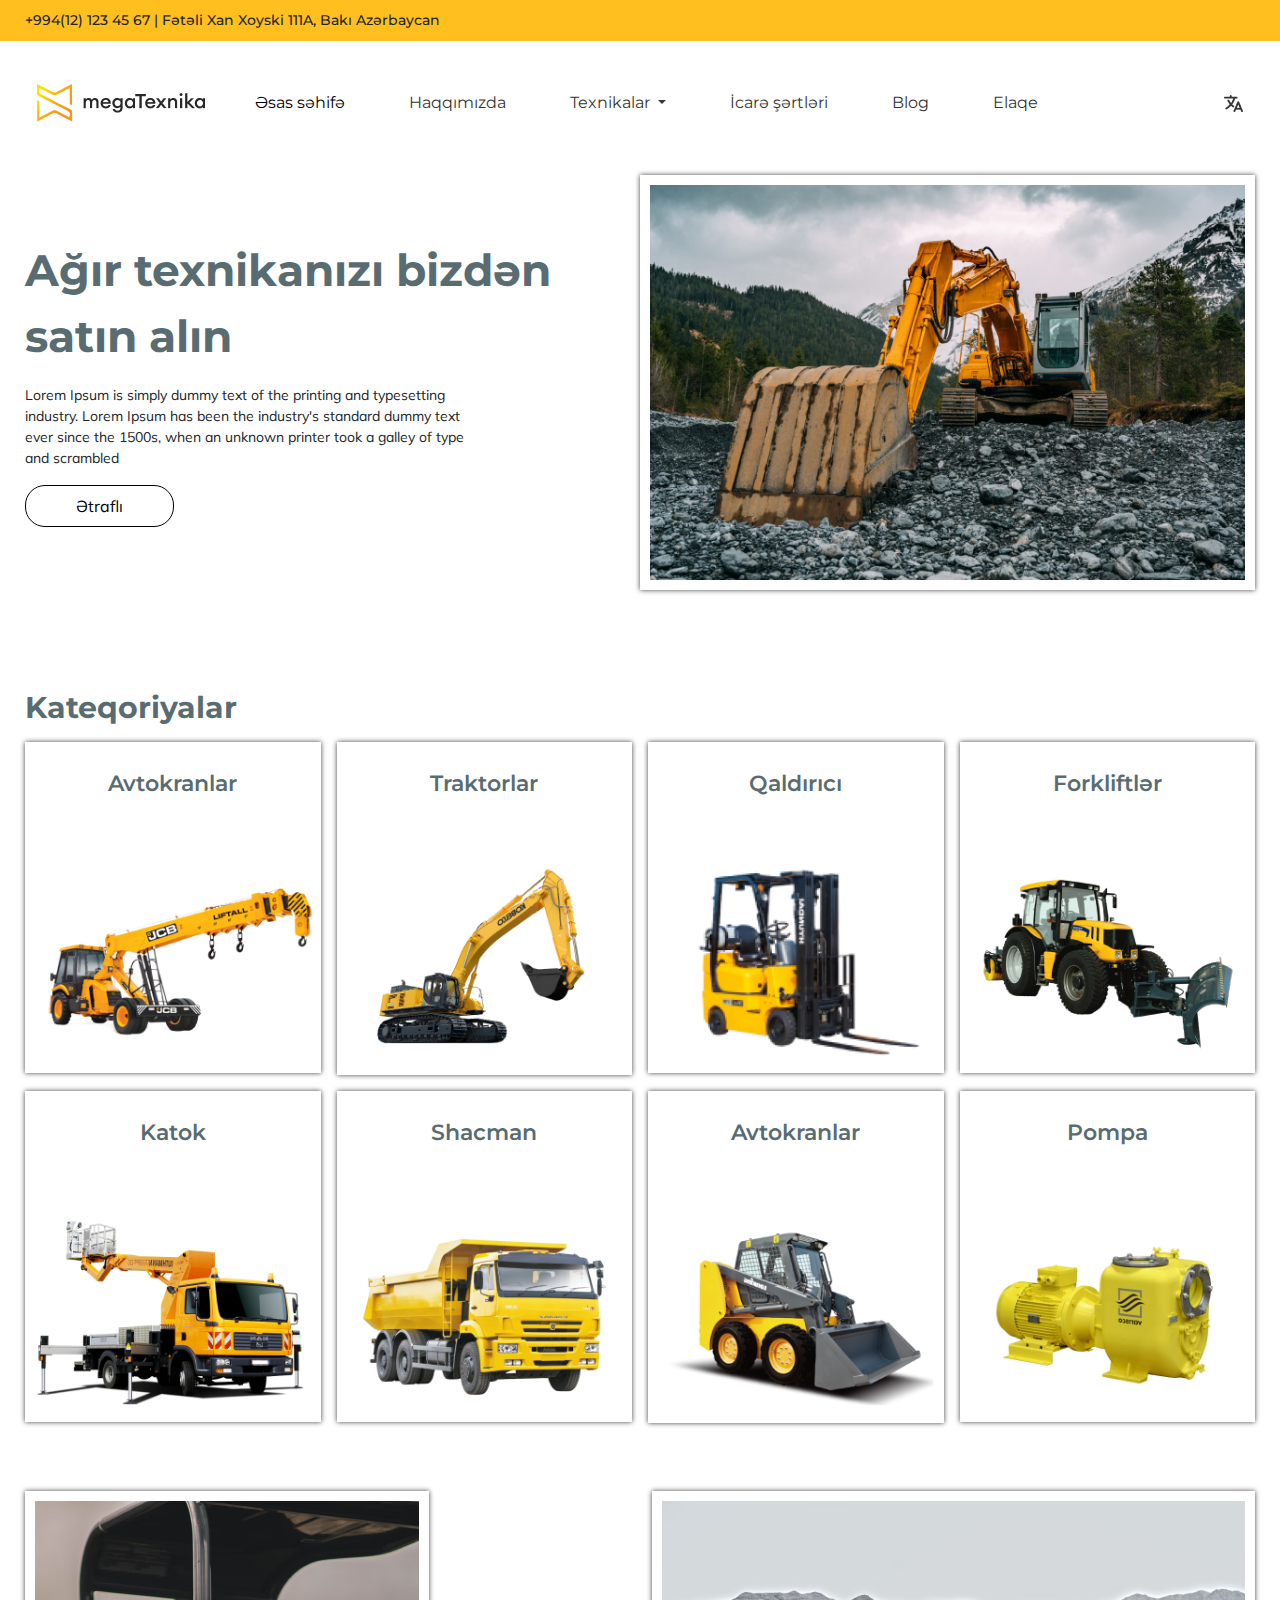
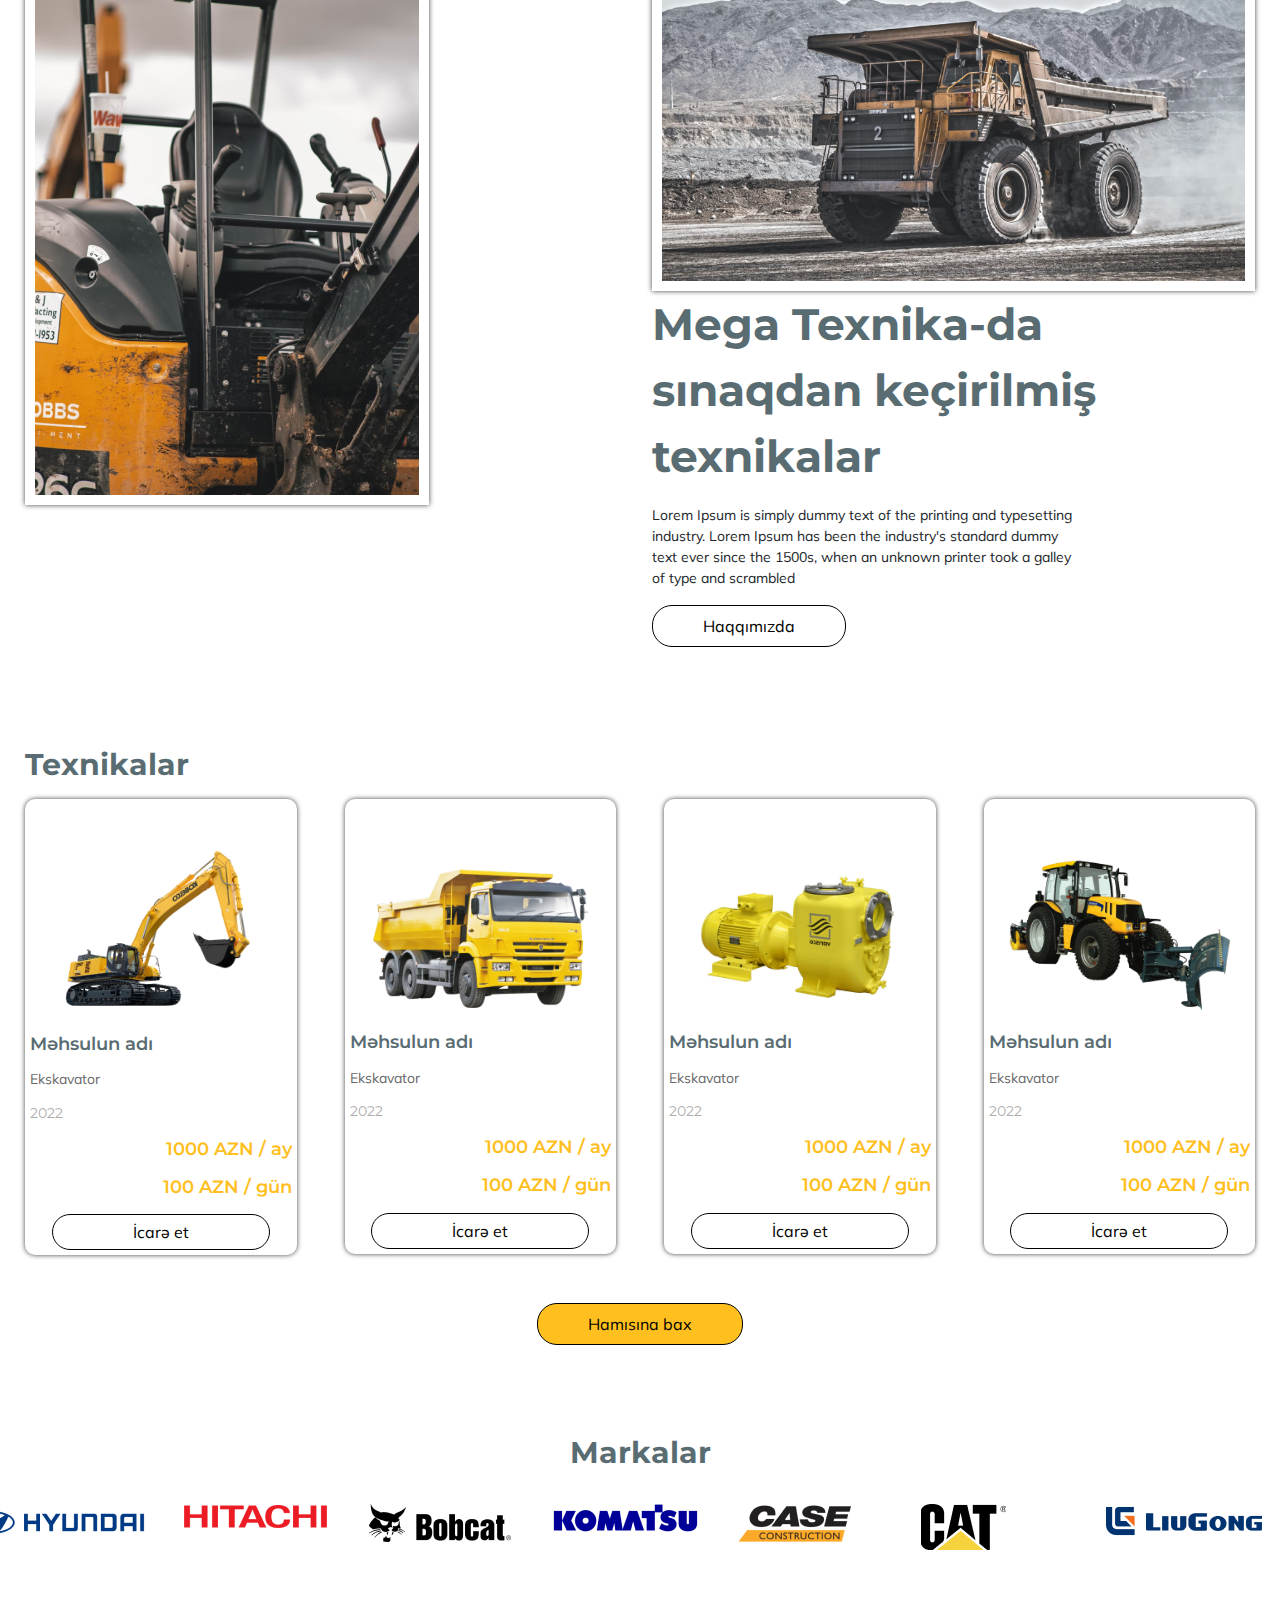
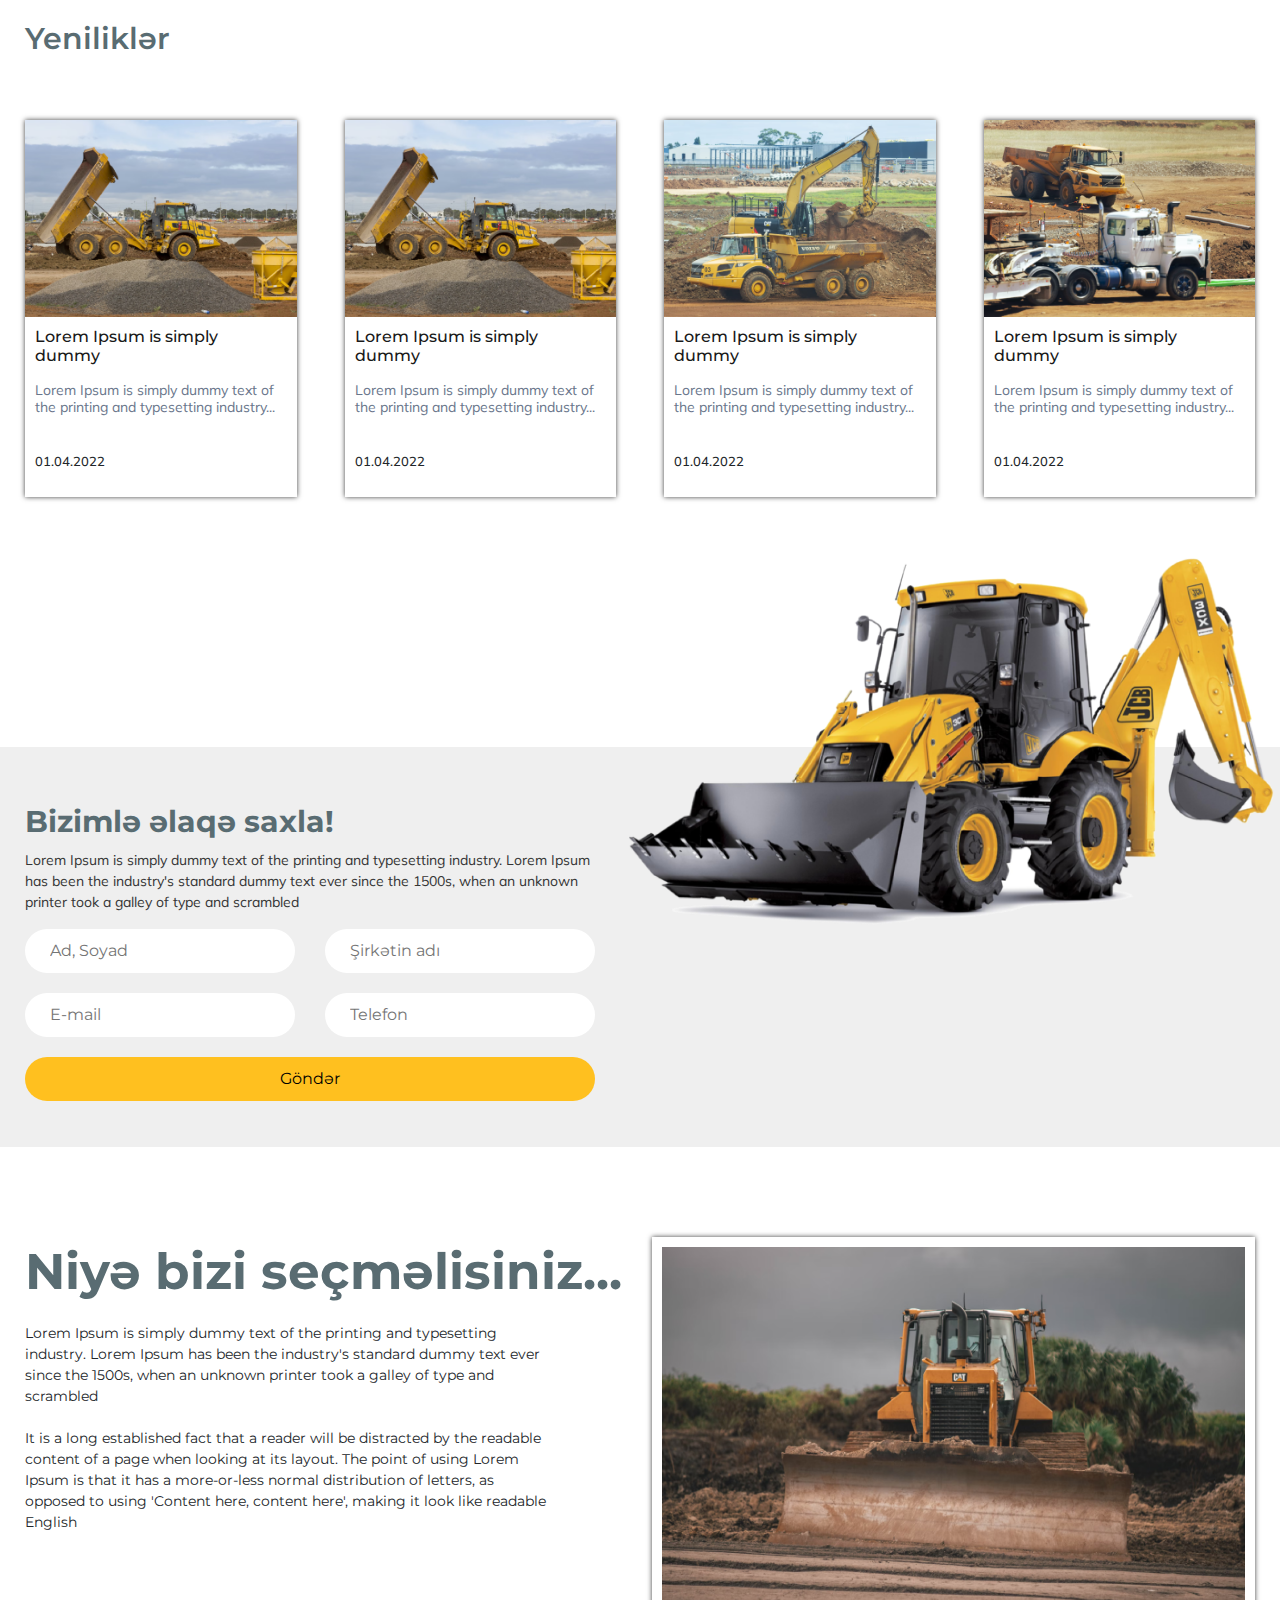
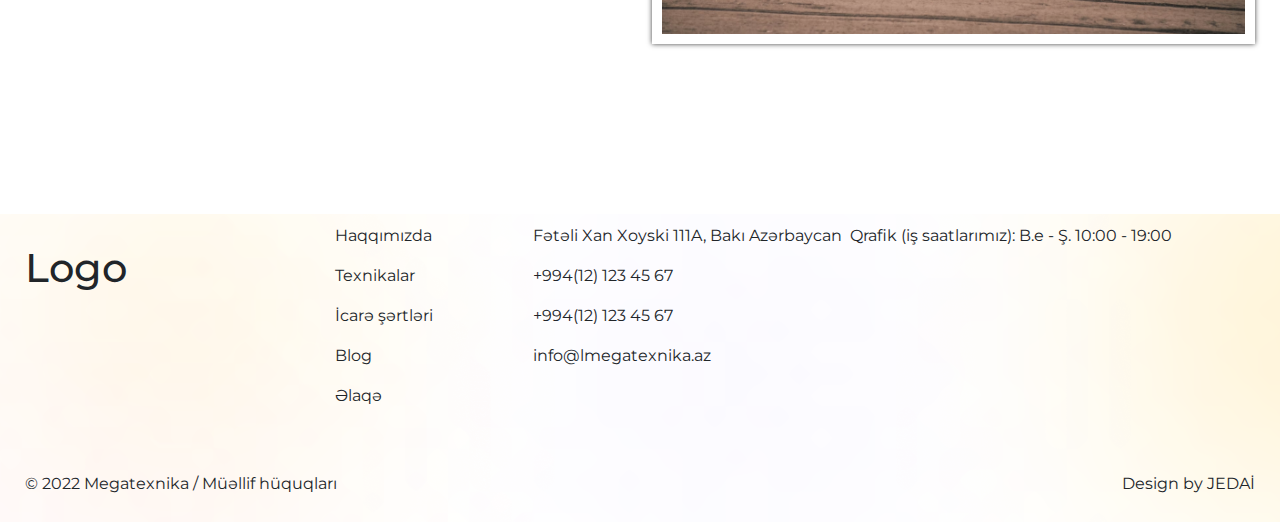
<file: index.html>
<!DOCTYPE html>
<html lang="en">

<head>
    <meta charset="UTF-8">
    <meta name="viewport" content="width=device-width, initial-scale=1.0">

    <!-- Latest compiled and minified CSS -->
    <link href="https://cdn.jsdelivr.net/npm/bootstrap@5.3.1/dist/css/bootstrap.min.css" rel="stylesheet">


    <link rel="stylesheet" href="https://cdnjs.cloudflare.com/ajax/libs/font-awesome/6.4.2/css/all.min.css"
        integrity="sha512-z3gLpd7yknf1YoNbCzqRKc4qyor8gaKU1qmn+CShxbuBusANI9QpRohGBreCFkKxLhei6S9CQXFEbbKuqLg0DA=="
        crossorigin="anonymous" referrerpolicy="no-referrer" />
    <link rel="preconnect" href="https://fonts.googleapis.com">
    <link rel="preconnect" href="https://fonts.gstatic.com" crossorigin>
    <link
        href="https://fonts.googleapis.com/css2?family=Montserrat:ital,wght@0,100;0,200;0,300;0,400;0,500;0,600;0,700;0,800;0,900;1,100;1,200;1,300;1,400;1,500;1,600;1,700;1,800;1,900&display=swap"
        rel="stylesheet">
    <link rel="preconnect" href="https://fonts.googleapis.com">
    <link rel="preconnect" href="https://fonts.gstatic.com" crossorigin>
    <link
        href="https://fonts.googleapis.com/css2?family=Mulish:ital,wght@0,200;0,300;0,400;0,500;0,600;0,700;0,800;0,900;0,1000;1,200;1,300;1,400;1,500;1,600;1,700;1,800;1,900;1,1000&display=swap"
        rel="stylesheet">
    <link rel="stylesheet" href="https://cdn.jsdelivr.net/npm/swiper@10/swiper-bundle.min.css" />




    <link rel="stylesheet" href="./assets/scss/style.css">

    <title>Document</title>
</head>

<body>

    <!-- swiper home page -->
    <header>
        <div class="own-container">
            <div class="d-flex align-items-center justify-content-between ">
                <div class="col-lg-5 col-md-5 col-9">
                    <p class="nav-bar-p">+994(12) 123 45 67 | Fətəli Xan Xoyski 111A, Bakı Azərbaycan</p>
                </div>
                <div class="col-lg-3 col-3 col-md-2">
                    <div class="d-flex gap-3 justify-content-end">
                        <i class="fa-brands fa-facebook" style="color: #000000;"></i>
                        <i class="fa-brands fa-instagram" style="color: #000000;"></i>
                        <i class="fa-brands fa-twitter" style="color: #000000;"></i>
                    </div>
                </div>
            </div>
        </div>
    </header>
    <div class="nav-bar">
        <div class="own-container">
            <div class="d-flex justify-content-between ">
                <div class="col">
                    <nav class="navbar navbar-expand-lg">
                        <div class="container-fluid">
                            <a class="navbar-brand" href="./index.html">
                                <img src="./assets/logo/logo.png" alt="logo">
                            </a>
                            <button class="navbar-toggler" type="button" data-bs-toggle="collapse"
                                data-bs-target="#navbarSupportedContent" aria-controls="navbarSupportedContent"
                                aria-expanded="false" aria-label="Toggle navigation">
                                <span class="navbar-toggler-icon"></span>
                            </button>
                            <div class="collapse navbar-collapse" id="navbarSupportedContent">
                                <ul class="navbar-nav me-auto mb-2 mb-lg-0 mx-auto   gap-5">
                                    <li class="nav-item">
                                        <a class="nav-link active" aria-current="page" href="#">Əsas səhifə</a>
                                    </li>
                                    <li class="nav-item">
                                        <a class="nav-link" href="./_about.html">Haqqımızda</a>
                                    </li>
                                    <li class="nav-item dropdown">
                                        <a class="nav-link dropdown-toggle" href="#" role="button"
                                            data-bs-toggle="dropdown" aria-expanded="false">
                                            Texnikalar

                                        </a>
                                        <ul class="dropdown-menu">
                                            <li><a class="dropdown-item" href="./tech-about.html">Etrafli</a></li>
                                            <li><a class="dropdown-item" href="#">Traktorlar</a></li>
                                            <li><a class="dropdown-item" href="#">Qaldırıcı səbətlər</a></li>
                                            <li><a class="dropdown-item" href="#">Forkliftlər</a></li>
                                            <li><a class="dropdown-item" href="#">Katok</a></li>
                                            <li><a class="dropdown-item" href="#">Shacman</a></li>
                                            <li><a class="dropdown-item" href="#">Bobcat</a></li>
                                        </ul>
                                    </li>
                                    <li class="nav-item">
                                        <a class="nav-link" aria-disabled="true">İcarə şərtləri</a>
                                    </li>
                                    <li class="nav-item">
                                        <a class="nav-link" aria-disabled="true">Blog</a>
                                    </li>
                                    <li class="nav-item">
                                        <a class="nav-link" aria-disabled="true">Elaqe</a>
                                    </li>

                                </ul>
                                <div class="col-lg-2 col-md-">
                                    <div class="language d-flex justify-content-end gap-2">
                                        <img src="./assets/logo/Group 29.png" alt="">
                                    </div>
                                </div>
                            </div>
                        </div>
                    </nav>
                </div>
            </div>
        </div>
    </div>
    <div class="own-container">
        <div class="row">
            <div class="sec-1">
                <div class="col-6 left-col">
                    <p class="sec-1-p1">Ağır texnikanızı bizdən satın alın</p>
                    <p class="sec-1-p2">Lorem Ipsum is simply dummy text of the printing and typesetting industry. Lorem
                        Ipsum has been the
                        industry's standard dummy text ever since the 1500s, when an unknown printer took a galley of
                        type
                        and scrambled</p>
                    <button class="sec-1-button">Ətraflı</button>
                </div>
                <div class="col-6 right-col">
                    <img src="./assets/photo/image 1.png" alt="photo">
                </div>
            </div>
        </div>
    </div>
    <div class="own-container">
        <div class="techniques">
            <p class="tech-card-head_P">Kateqoriyalar</p>
            <div class=" row g-3">
                <div class="col-6 col-lg-3 col-md-6 col-sm-12 ">
                    <div class="tech-card">

                        <p class="tech-cards_p">Avtokranlar</p>
                        <img src="./assets/photo/image 39.png" alt="photo">
                    </div>
                </div>
                <div class="col-6 col-lg-3 col-md-6 col-sm-12 ">
                    <div class="tech-card">

                        <p class="tech-cards_p">Traktorlar</p>
                        <img src="./assets/photo/home-page-2.png" alt="photo">
                    </div>
                </div>
                <div class="col-6 col-lg-3 col-md-6 col-sm-12 ">
                    <div class="tech-card">

                        <p class="tech-cards_p">Qaldırıcı</p>
                        <img src="./assets/photo/home-page-3.png" alt="photo">
                    </div>
                </div>
                <div class="col-6 col-lg-3 col-md-6 col-sm-12 ">
                    <div class="tech-card">

                        <p class="tech-cards_p">Forkliftlər</p>
                        <img src="./assets/photo/home-page-4.png" alt="photo">
                    </div>
                </div>
                <div class="col-6 col-lg-3 col-md-6 col-sm-12 ">
                    <div class="tech-card">

                        <p class="tech-cards_p">Katok</p>
                        <img src="./assets/photo/home-page-5.png" alt="photo">
                    </div>
                </div>
                <div class="col-6 col-lg-3 col-md-6 col-sm-12 ">
                    <div class="tech-card">

                        <p class="tech-cards_p">Shacman</p>
                        <img src="./assets/photo/home-page-6.png" alt="photo">
                    </div>
                </div>
                <div class="col-6 col-lg-3 col-md-6 col-sm-12">
                    <div class="tech-card">

                        <p class="tech-cards_p">Avtokranlar</p>
                        <img src="./assets/photo/home-page-7.png" alt="photo">
                    </div>
                </div>
                <div class="col-6 col-lg-3 col-md-6 col-sm-12">
                    <div class="tech-card">
                        <p class="tech-cards_p">Pompa</p>
                        <img src="./assets/photo/home-page-8.png" alt="photo">
                    </div>
                </div>
            </div>
        </div>
    </div>
    <div class="own-container">
        <div class="row mt-5">
            <div class="col-md d-none d-sm-block">
                <div class="left-sc-img">
                    <img src="./assets/photo/home-page-left-img1.png" alt="">
                </div>
            </div>
            <div class="col-12 col-lg-6 col-sm-12 col-md-12  ">
                <div class="right-sc">
                    <img src="./assets/photo/home-page-right.png" alt="">
                </div>
                <div class="right-sc-text">
                    <p class="sec-1-p1">Mega Texnika-da sınaqdan keçirilmiş texnikalar</p>
                    <p class="sec-1-p2">
                        Lorem Ipsum is simply dummy text of the printing and typesetting industry. Lorem Ipsum has been
                        the industry's standard dummy text ever since the 1500s, when an unknown printer took a galley
                        of type and scrambled
                    </p>
                    <button class="sec-1-button">Haqqımızda</button>
                </div>
            </div>
        </div>
    </div>
    <div class="own-container">
        <div class="techniques">
            <p class="tech-card-head_P">Texnikalar</p>
            <div class="row g-5">
                <div class="col-lg-3">
                    <div class="tech-cards">
                        <img src="./assets/photo/home-page-2.png" alt="">
                        <div class="tech-card-text">
                            <p class="tech-card-p1">Məhsulun adı</p>
                            <p class="tech-card-p2">Ekskavator</p>
                            <p class="tech-card-p3">2022</p>
                        </div>
                        <div class="tech-card-text2">
                            <p>1000 AZN / ay</p>
                            <p>100 AZN / gün</p>
                        </div>
                        <div class="tech-card-btn">
                            <button>İcarə et</button>
                        </div>
                    </div>
                </div>
                <div class="col-lg-3">
                    <div class="tech-cards">
                        <img src="./assets/photo/home-page-6.png" alt="">
                        <div class="tech-card-text">
                            <p class="tech-card-p1">Məhsulun adı</p>
                            <p class="tech-card-p2">Ekskavator</p>
                            <p class="tech-card-p3">2022</p>
                        </div>
                        <div class="tech-card-text2">
                            <p>1000 AZN / ay</p>
                            <p>100 AZN / gün</p>
                        </div>
                        <div class="tech-card-btn">
                            <button>İcarə et</button>
                        </div>
                    </div>
                </div>
                <div class="col-lg-3">
                    <div class="tech-cards">
                        <img src="./assets/photo/home-page-8.png" alt="">
                        <div class="tech-card-text">
                            <p class="tech-card-p1">Məhsulun adı</p>
                            <p class="tech-card-p2">Ekskavator</p>
                            <p class="tech-card-p3">2022</p>
                        </div>
                        <div class="tech-card-text2">
                            <p>1000 AZN / ay</p>
                            <p>100 AZN / gün</p>
                        </div>
                        <div class="tech-card-btn">
                            <button>İcarə et</button>
                        </div>
                    </div>
                </div>
                <div class="col-lg-3">
                    <div class="tech-cards">
                        <img src="./assets/photo/home-page-4.png" alt="">
                        <div class="tech-card-text">
                            <p class="tech-card-p1">Məhsulun adı</p>
                            <p class="tech-card-p2">Ekskavator</p>
                            <p class="tech-card-p3">2022</p>
                        </div>
                        <div class="tech-card-text2">
                            <p>1000 AZN / ay</p>
                            <p>100 AZN / gün</p>
                        </div>
                        <div class="tech-card-btn">
                            <button>İcarə et</button>
                        </div>
                    </div>
                </div>
            </div>
            <div class="tech-card-botto-button">
                <button>Hamısına bax</button>
            </div>
        </div>
    </div>
    <div class="marks">
        <div class="mark-head-p">
            <p>Markalar</p>
        </div>
        <div class="swiper">
            <div class="swiper-wrapper">
                <div class="swiper-slide">
                    <img src="./assets/photo/mark1.png" alt="photo">
                </div>
                <div class="swiper-slide">
                    <img src="./assets/photo/mark2.png" alt="photo">
                </div>
                <div class="swiper-slide">
                    <img src="./assets/photo/mark3.png" alt="photo">
                </div>
                <div class="swiper-slide">
                    <img src="./assets/photo/mark4.png" alt="photo">
                </div>
                <div class="swiper-slide">
                    <img src="./assets/photo/mark5.png" alt="photo">
                </div>
                <div class="swiper-slide">
                    <img src="./assets/photo/mark6.png" alt="photo">
                </div>
                <div class="swiper-slide">
                    <img src="./assets/photo/mark7.png" alt="photo">
                </div>
                <div class="swiper-slide">
                    <img src="./assets/photo/mark1.png" alt="photo">
                </div>
                <div class="swiper-slide">
                    <img src="./assets/photo/mark2.png" alt="photo">
                </div>
                <div class="swiper-slide">
                    <img src="./assets/photo/mark3.png" alt="photo">
                </div>
                <div class="swiper-slide">
                    <img src="./assets/photo/mark4.png" alt="photo">
                </div>
                <div class="swiper-slide">
                    <img src="./assets/photo/mark5.png" alt="photo">
                </div>
                <div class="swiper-slide">
                    <img src="./assets/photo/mark6.png" alt="photo">
                </div>
                <div class="swiper-slide">
                    <img src="./assets/photo/mark7.png" alt="photo">
                </div>
            </div>
        </div>
        <div class="mark">




        </div>
    </div>
    <div class="own-container">
        <div class="innovations_part">
            <div class="row g-5">
                <h1>Yeniliklər</h1>
                <div class="col-12 col-md-6 col-lg-3">
                    <div class="innovations-card">
                        <img src="./assets/photo/yeni1.png" alt="">
                        <div class="innovations_card_text">
                            <p>Lorem Ipsum is simply dummy</p>
                            <p>Lorem Ipsum is simply dummy text of the printing and typesetting industry...</p>
                            <p>01.04.2022</p>
                        </div>
                    </div>
                </div>
                <div class="col-12 col-md-6 col-lg-3">
                    <div class="innovations-card">
                        <img src="./assets/photo/yeni1.png" alt="">
                        <div class="innovations_card_text">
                            <p>Lorem Ipsum is simply dummy</p>
                            <p>Lorem Ipsum is simply dummy text of the printing and typesetting industry...</p>
                            <p>01.04.2022</p>
                        </div>
                    </div>
                </div>

                <div class="col-12 col-md-6 col-lg-3">
                    <div class="innovations-card">
                        <img src="./assets/photo/yeni3.png" alt="">
                        <div class="innovations_card_text">
                            <p>Lorem Ipsum is simply dummy</p>
                            <p>Lorem Ipsum is simply dummy text of the printing and typesetting industry...</p>
                            <p>01.04.2022</p>
                        </div>
                    </div>
                </div>
                <div class="col-12 col-md-6 col-lg-3">
                    <div class="innovations-card">
                        <img src="./assets/photo/yeni4.png" alt="">
                        <div class="innovations_card_text">
                            <p>Lorem Ipsum is simply dummy</p>
                            <p>Lorem Ipsum is simply dummy text of the printing and typesetting industry...</p>
                            <p>01.04.2022</p>
                        </div>
                    </div>
                </div>
            </div>
        </div>
    </div>
    <div class="contact-part__all">
        <div class="contact-part">
            <div class="cont-text">
                <h1>Bizimlə əlaqə saxla!</h1>
                <p>Lorem Ipsum is simply dummy text of the printing and typesetting industry. Lorem Ipsum has been
                    the
                    industry's standard dummy text ever since the 1500s, when an unknown printer took a galley of
                    type
                    and
                    scrambled</p>
            </div>
            <div class="contact-input ">
                <div class="con-inp-all ">
                    <div class="con-inp">
                        <input placeholder="Ad, Soyad" type="text">
                        <input placeholder="Şirkətin adı" type="text">
                    </div>
                    <div class="con-inp">
                        <input placeholder="E-mail" type="email">
                        <input placeholder="Telefon" type="number">
                    </div>
                </div>
            </div>
            <div class="contact-buttn">
                <button>Göndər</button>
            </div>
        </div>
        <div class="contackt-img con-right">
            <img src="./assets/photo/contack-part_img.png" alt="">
        </div>
    </div>
    <div class="own-container">
        <div class="foot-top-part">
            <div class="row">
                <div class="col-lg-6 col-12">
                    <div class="foot-top-text">
                        <p class="foot-top-text-p1">Niyə bizi seçməlisiniz...</p>
                        <p class="foot-top-text-p2">Lorem Ipsum is simply dummy text of the printing and typesetting
                            industry. Lorem Ipsum has
                            been
                            the industry's standard dummy text ever since the 1500s, when an unknown printer took a
                            galley
                            of type and scrambled <br> <br>
                            It is a long established fact that a reader will be distracted by the readable content of a
                            page
                            when looking at its layout. The point of using Lorem Ipsum is that it has a more-or-less
                            normal
                            distribution of letters, as opposed to using 'Content here, content here', making it look
                            like
                            readable English</p>
                    </div>
                </div>
                <div class="col-lg-6 col-12">
                    <div class="foot-top-img">
                        <img src="./assets/photo/image 8.png" alt="">
                    </div>
                </div>
            </div>
        </div>
    </div>
    <footer>
        <div class="own-container">
            <div class="row g-2">
                <div class="col-lg-3 ">
                    <div class="footer-log ">
                        <h1>Logo</h1>
                    </div>
                </div>
                <div class="col-lg-5 ">
                    <div class="foot-about">
                        <div class="foot-about-text">
                            <p>Haqqımızda</p>
                            <p>Texnikalar</p>
                            <p>İcarə şərtləri</p>
                            <p>Blog</p>
                            <p>Əlaqə</p>
                        </div>
                        <div class="foot-contact">
                            <p>Fətəli Xan Xoyski 111A, Bakı Azərbaycan</p>
                            <p>+994(12) 123 45 67</p>
                            <p>+994(12) 123 45 67</p>
                            <p>info@lmegatexnika.az</p>
                        </div>
                    </div>
                </div>
                <div class="col-lg-4 ">
                    <div class="foot-icon_text">
                        <p>Qrafik (iş saatlarımız): B.e - Ş. 10:00 - 19:00</p>
                    </div>
                    <div class="foot-icon">
                        <i class="fa-brands fa-instagram" style="color: #353535;"></i>
                        <i class="fa-brands fa-facebook" style="color: #353535;"></i>
                        <i class="fa-brands fa-twitter " style="color: #353535;"></i>
                    </div>
                </div>
            </div>
            <div class="foot-subtitle">
                <div class="foot-bottom">
                    <p>© 2022 Megatexnika / Müəllif hüquqları</p>
                    <p>Design by JEDAİ</p>
                </div>
            </div>
        </div>
    </footer>











    <!-- Latest compiled JavaScript -->
    <script src="https://cdn.jsdelivr.net/npm/swiper@10/swiper-bundle.min.js"></script>
    <script src="https://cdn.jsdelivr.net/npm/bootstrap@5.3.1/dist/js/bootstrap.bundle.min.js"></script>

    <script>const swiper = new Swiper('.swiper', {
            // Optional parameters
            direction: 'horizontal',
            slidesPerView: 5,
            loop: true,
            autoplay: {
                delay: 1000,
            },
            breakpoints: {
                // when window width is >= 20rem
                320: {
                    slidesPerView: 2,
                    spaceBetween: 20
                },
                // when window width is >= 30rem
                480: {
                    slidesPerView: 3,
                    spaceBetween: 30
                },
                // when window width is >= 40rem
                640: {
                    slidesPerView: 4,
                    spaceBetween: 40
                },
                992: {
                    slidesPerView: 7,
                    spaceBetween: 10
                }
            }
        });

    </script>
</body>

</html>
</file>
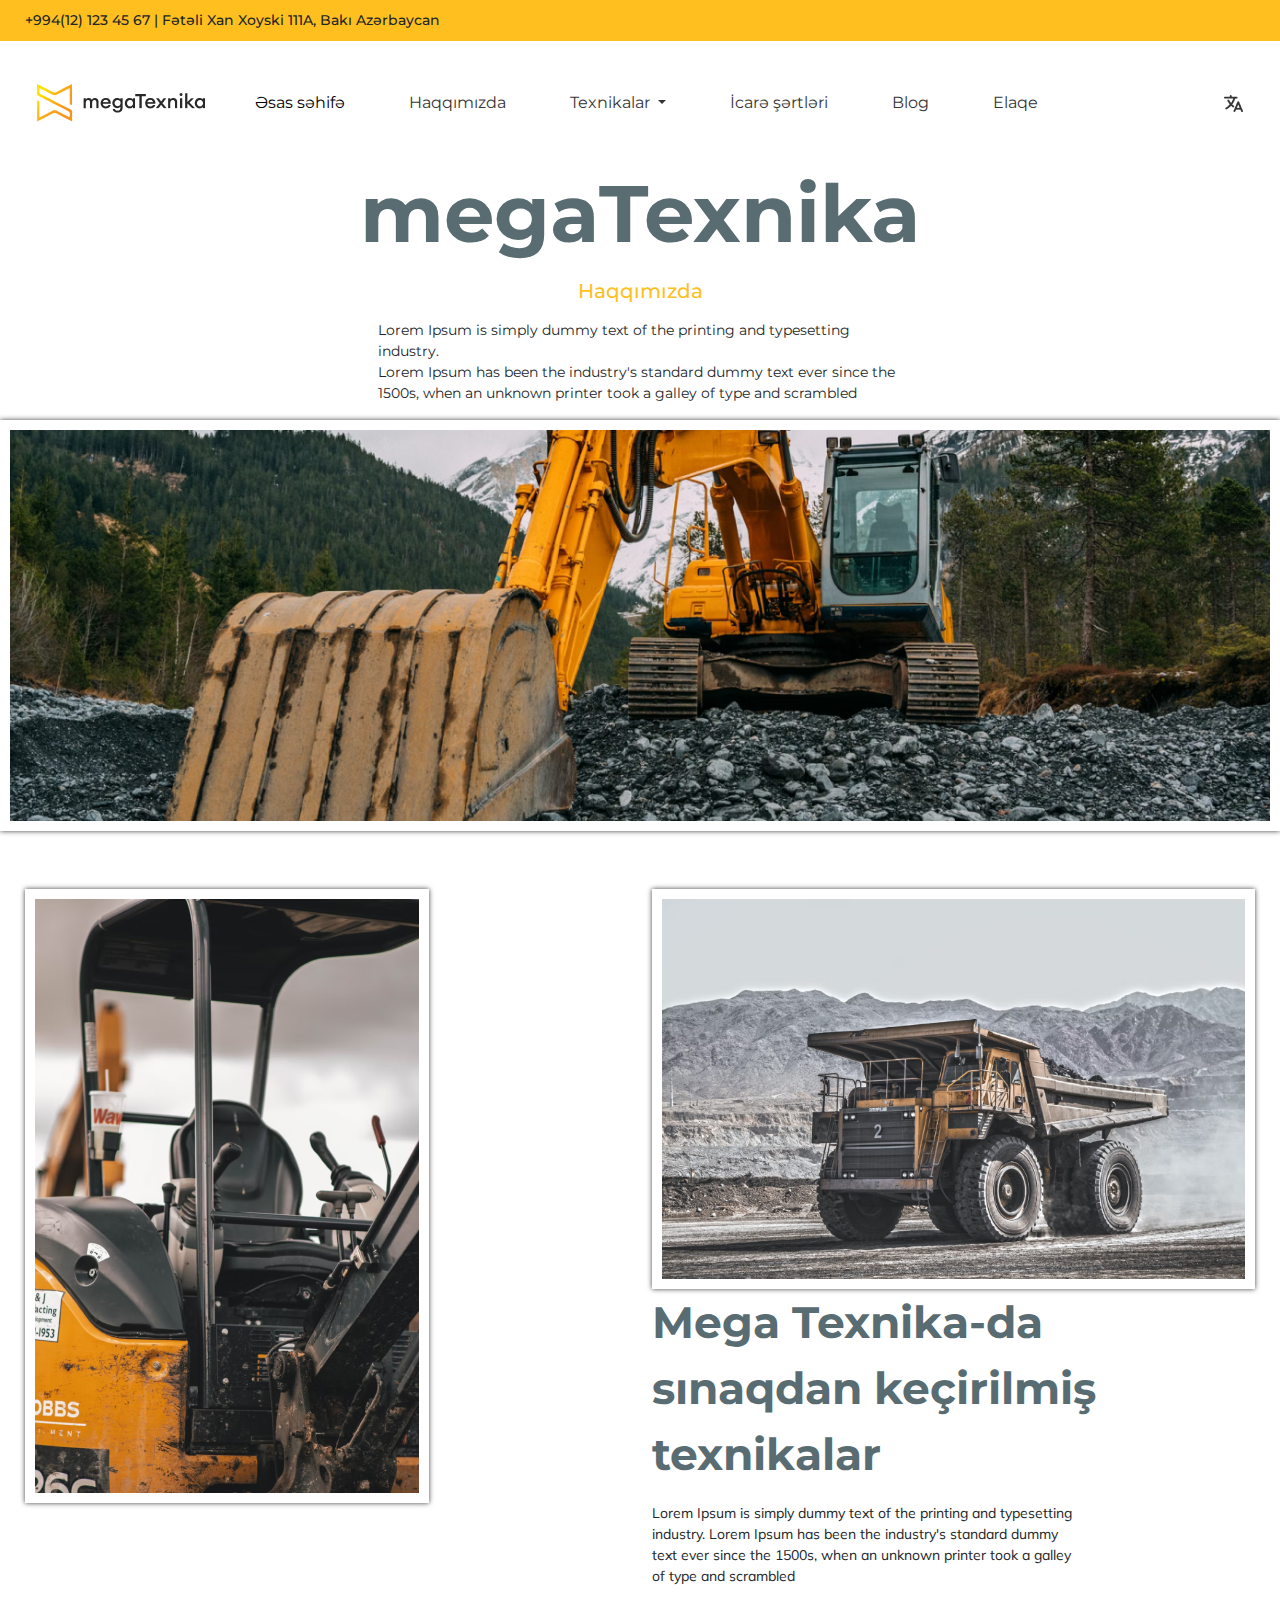
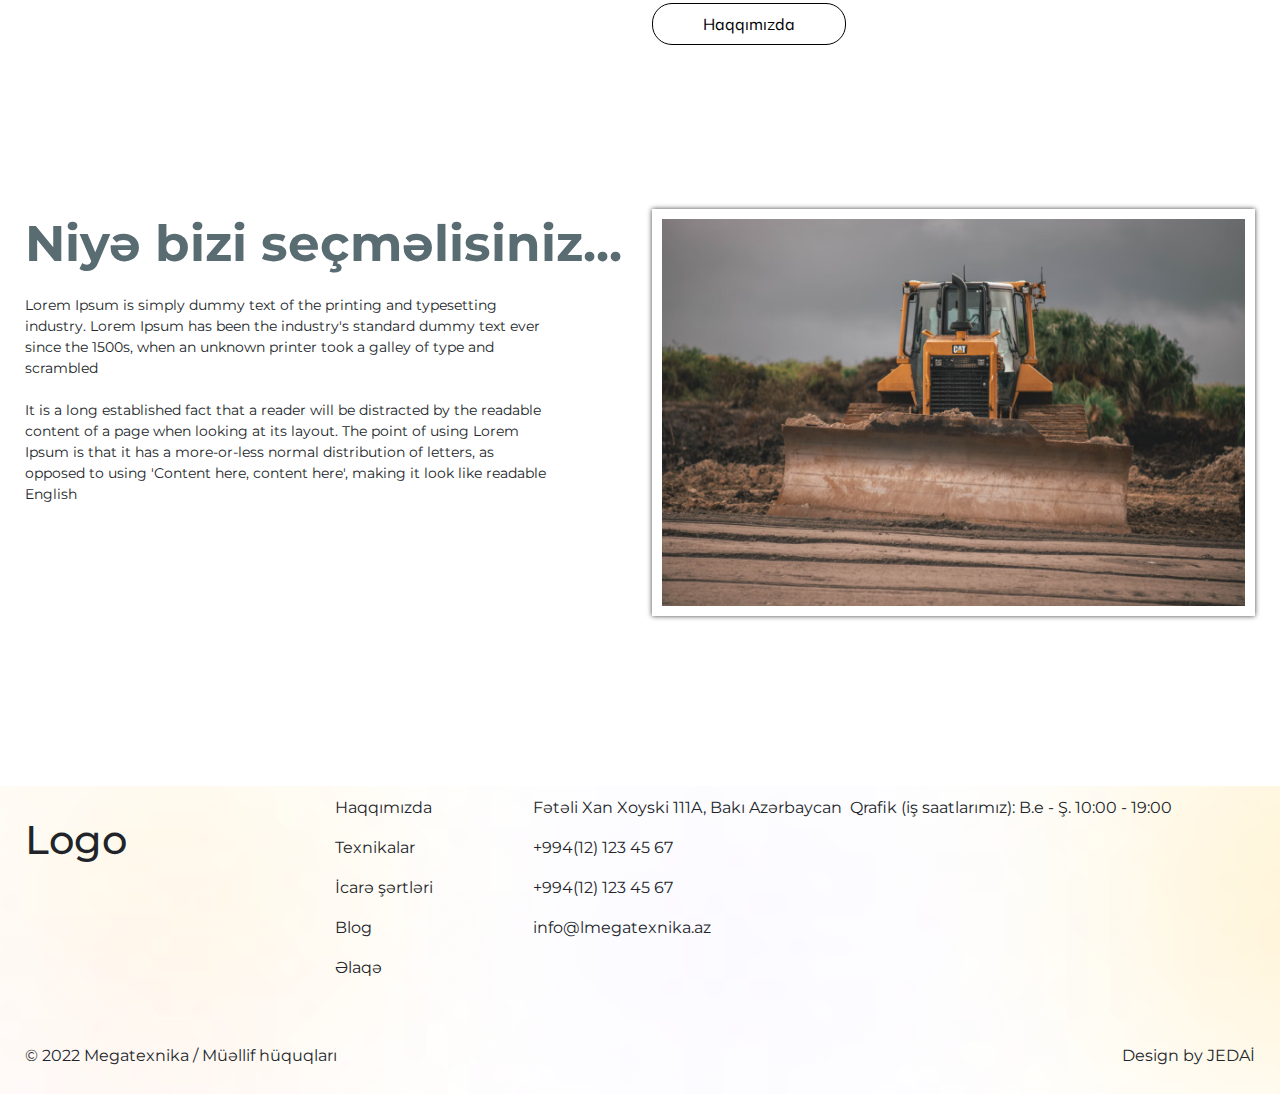
<file: _about.html>
<!DOCTYPE html>
<html lang="en">

<head>
    <meta charset="UTF-8">
    <meta name="viewport" content="width=device-width, initial-scale=1.0">

    <!-- Latest compiled and minified CSS -->
    <link href="https://cdn.jsdelivr.net/npm/bootstrap@5.3.1/dist/css/bootstrap.min.css" rel="stylesheet">


    <link rel="stylesheet" href="https://cdnjs.cloudflare.com/ajax/libs/font-awesome/6.4.2/css/all.min.css"
        integrity="sha512-z3gLpd7yknf1YoNbCzqRKc4qyor8gaKU1qmn+CShxbuBusANI9QpRohGBreCFkKxLhei6S9CQXFEbbKuqLg0DA=="
        crossorigin="anonymous" referrerpolicy="no-referrer" />
    <link rel="preconnect" href="https://fonts.googleapis.com">
    <link rel="preconnect" href="https://fonts.gstatic.com" crossorigin>
    <link
        href="https://fonts.googleapis.com/css2?family=Montserrat:ital,wght@0,100;0,200;0,300;0,400;0,500;0,600;0,700;0,800;0,900;1,100;1,200;1,300;1,400;1,500;1,600;1,700;1,800;1,900&display=swap"
        rel="stylesheet">
    <link rel="preconnect" href="https://fonts.googleapis.com">
    <link rel="preconnect" href="https://fonts.gstatic.com" crossorigin>
    <link
        href="https://fonts.googleapis.com/css2?family=Mulish:ital,wght@0,200;0,300;0,400;0,500;0,600;0,700;0,800;0,900;0,1000;1,200;1,300;1,400;1,500;1,600;1,700;1,800;1,900;1,1000&display=swap"
        rel="stylesheet">
    <link rel="stylesheet" href="https://cdn.jsdelivr.net/npm/swiper@10/swiper-bundle.min.css" />




    <link rel="stylesheet" href="./assets/scss/style.css">

    <title>Document</title>
</head>

<body>
    <header>
        <div class="own-container">
            <div class="d-flex align-items-center justify-content-between ">
                <div class="col-lg-5 col-md-5 col-9">
                    <p class="nav-bar-p">+994(12) 123 45 67 | Fətəli Xan Xoyski 111A, Bakı Azərbaycan</p>
                </div>
                <div class="col-lg-3 col-3 col-md-2">
                    <div class="d-flex gap-3 justify-content-end">
                        <i class="fa-brands fa-facebook" style="color: #000000;"></i>
                        <i class="fa-brands fa-instagram" style="color: #000000;"></i>
                        <i class="fa-brands fa-twitter" style="color: #000000;"></i>
                    </div>
                </div>
            </div>
        </div>
    </header>
    <div class="nav-bar">
        <div class="own-container">
            <div class="d-flex justify-content-between ">
                <div class="col">
                    <nav class="navbar navbar-expand-lg">
                        <div class="container-fluid">
                            <a class="navbar-brand" href="./index.html">
                                <img src="./assets/logo/logo.png" alt="logo">
                            </a>
                            <button class="navbar-toggler" type="button" data-bs-toggle="collapse"
                                data-bs-target="#navbarSupportedContent" aria-controls="navbarSupportedContent"
                                aria-expanded="false" aria-label="Toggle navigation">
                                <span class="navbar-toggler-icon"></span>
                            </button>
                            <div class="collapse navbar-collapse" id="navbarSupportedContent">
                                <ul class="navbar-nav me-auto mb-2 mb-lg-0 mx-auto   gap-5">
                                    <li class="nav-item">
                                        <a class="nav-link active" aria-current="page" href="#">Əsas səhifə</a>
                                    </li>
                                    <li class="nav-item">
                                        <a class="nav-link" href="./_about.html">Haqqımızda</a>
                                    </li>
                                    <li class="nav-item dropdown">
                                        <a class="nav-link dropdown-toggle" href="#" role="button"
                                            data-bs-toggle="dropdown" aria-expanded="false">
                                            Texnikalar

                                        </a>
                                        <ul class="dropdown-menu">
                                            <li><a class="dropdown-item" href="./tech-about.html">Etrafli</a></li>
                                            <li><a class="dropdown-item" href="#">Traktorlar</a></li>
                                            <li><a class="dropdown-item" href="#">Qaldırıcı səbətlər</a></li>
                                            <li><a class="dropdown-item" href="#">Forkliftlər</a></li>
                                            <li><a class="dropdown-item" href="#">Katok</a></li>
                                            <li><a class="dropdown-item" href="#">Shacman</a></li>
                                            <li><a class="dropdown-item" href="#">Bobcat</a></li>
                                        </ul>
                                    </li>
                                    <li class="nav-item">
                                        <a class="nav-link" aria-disabled="true">İcarə şərtləri</a>
                                    </li>
                                    <li class="nav-item">
                                        <a class="nav-link" aria-disabled="true">Blog</a>
                                    </li>
                                    <li class="nav-item">
                                        <a class="nav-link" aria-disabled="true">Elaqe</a>
                                    </li>

                                </ul>
                                <div class="col-lg-2 col-md-">
                                    <div class="language d-flex justify-content-end gap-2">
                                        <img src="./assets/logo/Group 29.png" alt="">
                                    </div>
                                </div>
                            </div>
                        </div>
                    </nav>
                </div>
            </div>
        </div>
    </div>
    <div class="section">
        <p class="section-1_p1">megaTexnika</p>
        <p class="section-1_p2">Haqqımızda</p>
        <p class="section-1_p3">Lorem Ipsum is simply dummy text of the printing and typesetting industry. <br> Lorem
            Ipsum has been the
            industry's standard dummy text ever since the 1500s, when an unknown printer took a galley of type and
            scrambled</p>
    </div>
    <div class="section_2">
        <img src="./assets/photo/about-page.png" alt="">
    </div>
    <div class="own-container">
        <div class="row mt-5">
            <div class="col-md d-none d-sm-block">
                <div class="left-sc-img">
                    <img src="./assets/photo/home-page-left-img1.png" alt="">
                </div>
            </div>
            <div class="col-12 col-lg-6 col-sm-12 col-md-12  ">
                <div class="right-sc">
                    <img src="./assets/photo/home-page-right.png" alt="">
                </div>
                <div class="right-sc-text">
                    <p class="sec-1-p1">Mega Texnika-da sınaqdan keçirilmiş texnikalar</p>
                    <p class="sec-1-p2">
                        Lorem Ipsum is simply dummy text of the printing and typesetting industry. Lorem Ipsum has been
                        the industry's standard dummy text ever since the 1500s, when an unknown printer took a galley
                        of type and scrambled
                    </p>
                    <button class="sec-1-button">Haqqımızda</button>
                </div>
            </div>
        </div>
    </div> <br><br><br><br><br><br>
    <div class="own-container">
        <div class="foot-top-part">
            <div class="row">
                <div class="col-lg-6 col-12">
                    <div class="foot-top-text">
                        <p class="foot-top-text-p1">Niyə bizi seçməlisiniz...</p>
                        <p class="foot-top-text-p2">Lorem Ipsum is simply dummy text of the printing and typesetting
                            industry. Lorem Ipsum has
                            been
                            the industry's standard dummy text ever since the 1500s, when an unknown printer took a
                            galley
                            of type and scrambled <br> <br>
                            It is a long established fact that a reader will be distracted by the readable content of a
                            page
                            when looking at its layout. The point of using Lorem Ipsum is that it has a more-or-less
                            normal
                            distribution of letters, as opposed to using 'Content here, content here', making it look
                            like
                            readable English</p>
                    </div>
                </div>
                <div class="col-lg-6 col-12">
                    <div class="foot-top-img">
                        <img src="./assets/photo/image 8.png" alt="">
                    </div>
                </div>
            </div>
        </div>
    </div>
    <footer>
        <div class="own-container">
            <div class="row g-2">
                <div class="col-lg-3 ">
                    <div class="footer-log ">
                        <h1>Logo</h1>
                    </div>
                </div>
                <div class="col-lg-5 ">
                    <div class="foot-about">
                        <div class="foot-about-text">
                            <p>Haqqımızda</p>
                            <p>Texnikalar</p>
                            <p>İcarə şərtləri</p>
                            <p>Blog</p>
                            <p>Əlaqə</p>
                        </div>
                        <div class="foot-contact">
                            <p>Fətəli Xan Xoyski 111A, Bakı Azərbaycan</p>
                            <p>+994(12) 123 45 67</p>
                            <p>+994(12) 123 45 67</p>
                            <p>info@lmegatexnika.az</p>
                        </div>
                    </div>
                </div>
                <div class="col-lg-4 ">
                    <div class="foot-icon_text">
                        <p>Qrafik (iş saatlarımız): B.e - Ş. 10:00 - 19:00</p>
                    </div>
                    <div class="foot-icon">
                        <i class="fa-brands fa-instagram" style="color: #353535;"></i>
                        <i class="fa-brands fa-facebook" style="color: #353535;"></i>
                        <i class="fa-brands fa-twitter " style="color: #353535;"></i>
                    </div>
                </div>
            </div>
            <div class="foot-subtitle">
                <div class="foot-bottom">
                    <p>© 2022 Megatexnika / Müəllif hüquqları</p>
                    <p>Design by JEDAİ</p>
                </div>
            </div>
        </div>
    </footer>







    <script src="https://cdn.jsdelivr.net/npm/swiper@10/swiper-bundle.min.js"></script>
    <script src="https://cdn.jsdelivr.net/npm/bootstrap@5.3.1/dist/js/bootstrap.bundle.min.js"></script>
</body>

</html>
</file>
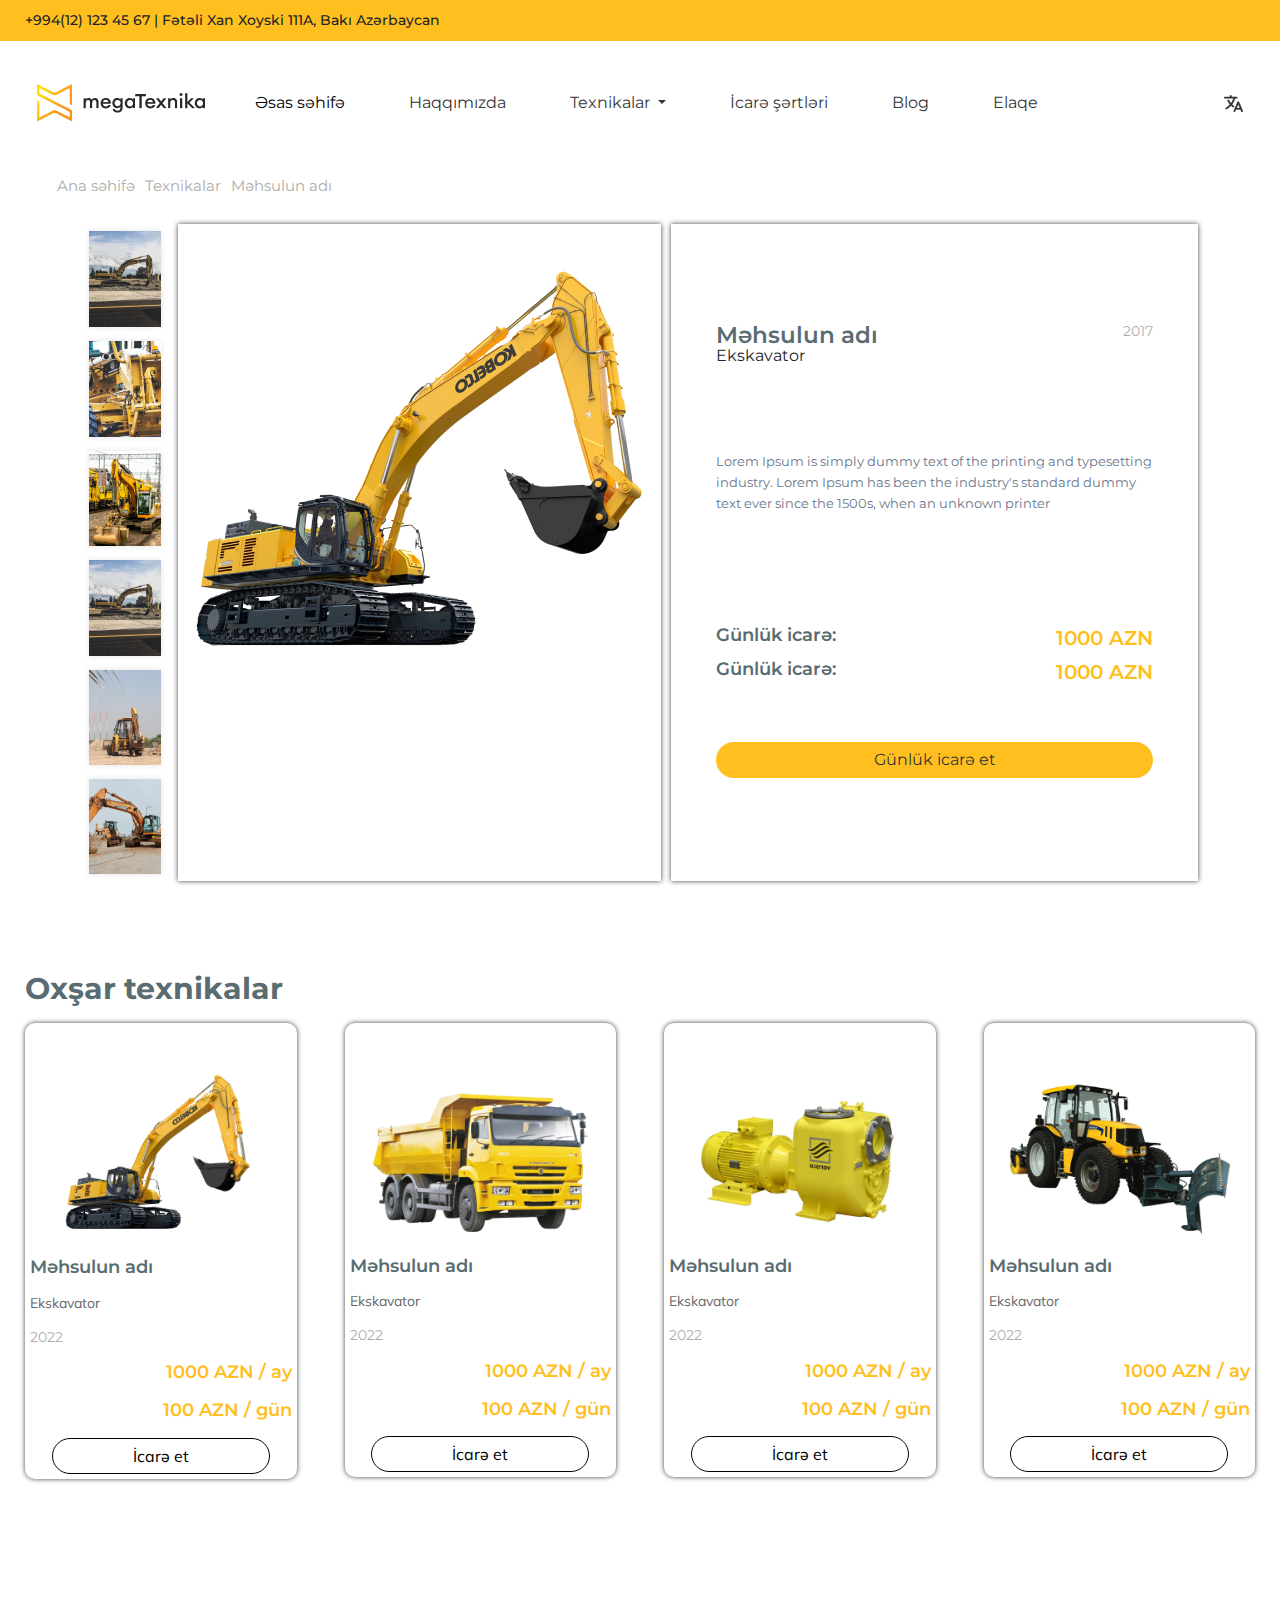
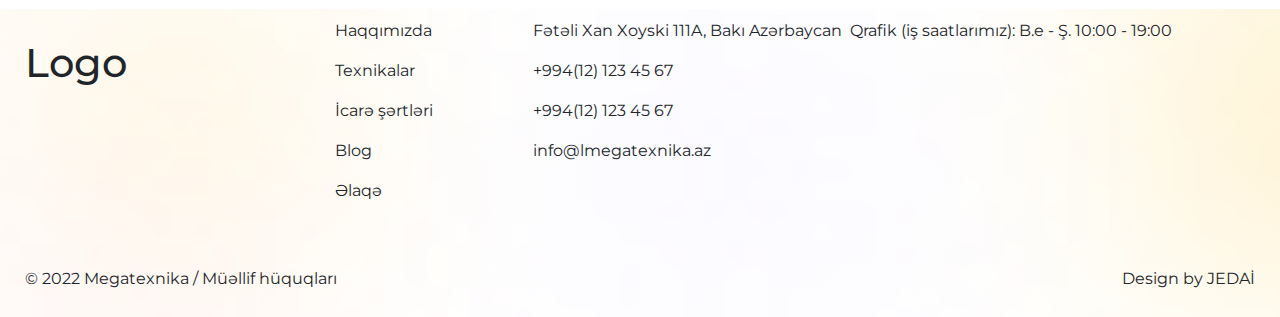
<file: tech-about.html>
<!DOCTYPE html>
<html lang="en">

<head>
    <meta charset="UTF-8">
    <meta name="viewport" content="width=device-width, initial-scale=1.0">

    <!-- Latest compiled and minified CSS -->
    <link href="https://cdn.jsdelivr.net/npm/bootstrap@5.3.1/dist/css/bootstrap.min.css" rel="stylesheet">


    <link rel="stylesheet" href="https://cdnjs.cloudflare.com/ajax/libs/font-awesome/6.4.2/css/all.min.css"
        integrity="sha512-z3gLpd7yknf1YoNbCzqRKc4qyor8gaKU1qmn+CShxbuBusANI9QpRohGBreCFkKxLhei6S9CQXFEbbKuqLg0DA=="
        crossorigin="anonymous" referrerpolicy="no-referrer" />
    <link rel="preconnect" href="https://fonts.googleapis.com">
    <link rel="preconnect" href="https://fonts.gstatic.com" crossorigin>
    <link
        href="https://fonts.googleapis.com/css2?family=Montserrat:ital,wght@0,100;0,200;0,300;0,400;0,500;0,600;0,700;0,800;0,900;1,100;1,200;1,300;1,400;1,500;1,600;1,700;1,800;1,900&display=swap"
        rel="stylesheet">
    <link rel="preconnect" href="https://fonts.googleapis.com">
    <link rel="preconnect" href="https://fonts.gstatic.com" crossorigin>
    <link
        href="https://fonts.googleapis.com/css2?family=Mulish:ital,wght@0,200;0,300;0,400;0,500;0,600;0,700;0,800;0,900;0,1000;1,200;1,300;1,400;1,500;1,600;1,700;1,800;1,900;1,1000&display=swap"
        rel="stylesheet">
    <link rel="stylesheet" href="https://cdn.jsdelivr.net/npm/swiper@10/swiper-bundle.min.css" />

    <link rel="stylesheet" href="./assets/scss/style.css">

    <title>Document</title>
</head>

<body id="body">
    <!-- <img src="./assets/logo/822.gif" alt=""> -->
    <header>
        <div class="own-container">
            <div class="d-flex align-items-center justify-content-between ">
                <div class="col-lg-5 col-md-5 col-9">
                    <p class="nav-bar-p">+994(12) 123 45 67 | Fətəli Xan Xoyski 111A, Bakı Azərbaycan</p>
                </div>
                <div class="col-lg-3 col-3 col-md-2">
                    <div class="d-flex gap-3 justify-content-end">
                        <i class="fa-brands fa-facebook" style="color: #000000;"></i>
                        <i class="fa-brands fa-instagram" style="color: #000000;"></i>
                        <i class="fa-brands fa-twitter" style="color: #000000;"></i>
                    </div>
                </div>
            </div>
        </div>
    </header>
    <div class="nav-bar">
        <div class="own-container">
            <div class="d-flex justify-content-between ">
                <div class="col">
                    <nav class="navbar navbar-expand-lg">
                        <div class="container-fluid">
                            <a class="navbar-brand" href="./index.html">
                                <img src="./assets/logo/logo.png" alt="logo">
                            </a>
                            <button class="navbar-toggler" type="button" data-bs-toggle="collapse"
                                data-bs-target="#navbarSupportedContent" aria-controls="navbarSupportedContent"
                                aria-expanded="false" aria-label="Toggle navigation">
                                <span class="navbar-toggler-icon"></span>
                            </button>
                            <div class="collapse navbar-collapse" id="navbarSupportedContent">
                                <ul class="navbar-nav me-auto mb-2 mb-lg-0 mx-auto   gap-5">
                                    <li class="nav-item">
                                        <a class="nav-link active" aria-current="page" href="#">Əsas səhifə</a>
                                    </li>
                                    <li class="nav-item">
                                        <a class="nav-link" href="./_about.html">Haqqımızda</a>
                                    </li>
                                    <li class="nav-item dropdown">
                                        <a class="nav-link dropdown-toggle" href="#" role="button"
                                            data-bs-toggle="dropdown" aria-expanded="false">
                                            Texnikalar

                                        </a>
                                        <ul class="dropdown-menu">
                                            <li><a class="dropdown-item" href="./tech-about.html">Etrafli</a></li>
                                            <li><a class="dropdown-item" href="#">Traktorlar</a></li>
                                            <li><a class="dropdown-item" href="#">Qaldırıcı səbətlər</a></li>
                                            <li><a class="dropdown-item" href="#">Forkliftlər</a></li>
                                            <li><a class="dropdown-item" href="#">Katok</a></li>
                                            <li><a class="dropdown-item" href="#">Shacman</a></li>
                                            <li><a class="dropdown-item" href="#">Bobcat</a></li>
                                        </ul>
                                    </li>
                                    <li class="nav-item">
                                        <a class="nav-link" aria-disabled="true">İcarə şərtləri</a>
                                    </li>
                                    <li class="nav-item">
                                        <a class="nav-link" aria-disabled="true">Blog</a>
                                    </li>
                                    <li class="nav-item">
                                        <a class="nav-link" aria-disabled="true">Elaqe</a>
                                    </li>

                                </ul>
                                <div class="col-lg-2 col-md-">
                                    <div class="language d-flex justify-content-end gap-2">
                                        <img src="./assets/logo/Group 29.png" alt="">
                                    </div>
                                </div>
                            </div>
                        </div>
                    </nav>
                </div>
            </div>
        </div>
    </div>
    <div class="own-container">
        <div class="page-head-link">
            <ul>
                <li><a href="./index.html">Ana səhifə</a></li>
                <li><a href="./techniques.html">Texnikalar</a></li>
                <li><a href="#">Məhsulun adı</a></li>
            </ul>
        </div>
    </div>
    <div class="bg-rent">
        <div class="face_color"></div>
        <div id="rent-sec-bg" class="container">
            <div class="rent-sec">
                <div class="smaal-card-img-part-1">
                    <img src="./assets/photo/tech-about-smaal-photo4.png" alt="">
                    <img src="./assets/photo/tech-about-smaal-photo2.png" alt="">
                    <img src="./assets/photo/tech-about-smaal-photo3.png" alt="">
                    <img src="./assets/photo/tech-about-smaal-photo4.png" alt="">
                    <img src="./assets/photo/tech-about-smaal-photo5.png" alt="">
                    <img src="./assets/photo/tech-about-smaal-photo6.png" alt="">
                </div>
                <div class="rent-sec-img-part2">
                    <img src="./assets/photo/tech-about-sec-1.png" alt="">
                </div>
                <div class="product--part">
                    <div class="product-head-txt-all">
                        <div class="product-head-txt">
                            <p class="product-name-txt1">Məhsulun adı</p>
                            <p class="product-name-txt2">2017</p>
                        </div>
                        <span>
                            <p class="product-name-bottom-txt">Ekskavator</p>
                        </span>
                    </div>
                    <div class="product-part-lorem">
                        <p>Lorem Ipsum is simply dummy text of the printing and typesetting industry. Lorem Ipsum has
                            been
                            the industry's standard dummy text ever since the 1500s, when an unknown printer</p>
                    </div>
                    <div class="rent-price-txt">
                        <div class="rent-price-txt_in">
                            <p>Günlük icarə:
                            </p>
                            <span>1000 AZN</span>
                        </div>
                        <div class="rent-price-txt_in">
                            <p>Günlük icarə:
                            </p>
                            <span>1000 AZN</span>
                        </div>
                    </div>
                    <div class="rent-button">
                        <button type="button" class="btn btn-warning" data-bs-toggle="modal"
                            data-bs-target="#exampleModal" data-bs-whatever="@mdo">Günlük icarə et</button>
                    </div>
                </div>
            </div>
        </div>
    </div>
    <div class="own-container">
        <div class="techniques">
            <p class="tech-card-head_P">Oxşar texnikalar</p>
            <div class="row g-5">
                <div class="col-lg-3">
                    <div class="tech-cards">
                        <img src="./assets/photo/home-page-2.png" alt="">
                        <div class="tech-card-text">
                            <p class="tech-card-p1">Məhsulun adı</p>
                            <p class="tech-card-p2">Ekskavator</p>
                            <p class="tech-card-p3">2022</p>
                        </div>
                        <div class="tech-card-text2">
                            <p>1000 AZN / ay</p>
                            <p>100 AZN / gün</p>
                        </div>
                        <div class="tech-card-btn">
                            <button>İcarə et</button>
                        </div>
                    </div>
                </div>
                <div class="col-lg-3">
                    <div class="tech-cards">
                        <img src="./assets/photo/home-page-6.png" alt="">
                        <div class="tech-card-text">
                            <p class="tech-card-p1">Məhsulun adı</p>
                            <p class="tech-card-p2">Ekskavator</p>
                            <p class="tech-card-p3">2022</p>
                        </div>
                        <div class="tech-card-text2">
                            <p>1000 AZN / ay</p>
                            <p>100 AZN / gün</p>
                        </div>
                        <div class="tech-card-btn">
                            <button>İcarə et</button>
                        </div>
                    </div>
                </div>
                <div class="col-lg-3">
                    <div class="tech-cards">
                        <img src="./assets/photo/home-page-8.png" alt="">
                        <div class="tech-card-text">
                            <p class="tech-card-p1">Məhsulun adı</p>
                            <p class="tech-card-p2">Ekskavator</p>
                            <p class="tech-card-p3">2022</p>
                        </div>
                        <div class="tech-card-text2">
                            <p>1000 AZN / ay</p>
                            <p>100 AZN / gün</p>
                        </div>
                        <div class="tech-card-btn">
                            <button>İcarə et</button>
                        </div>
                    </div>
                </div>
                <div class="col-lg-3">
                    <div class="tech-cards">
                        <img src="./assets/photo/home-page-4.png" alt="">
                        <div class="tech-card-text">
                            <p class="tech-card-p1">Məhsulun adı</p>
                            <p class="tech-card-p2">Ekskavator</p>
                            <p class="tech-card-p3">2022</p>
                        </div>
                        <div class="tech-card-text2">
                            <p>1000 AZN / ay</p>
                            <p>100 AZN / gün</p>
                        </div>
                        <div class="tech-card-btn">
                            <button>İcarə et</button>
                        </div>
                    </div>
                </div>
            </div>
        </div>
    </div>
    <br><br><br><br><br>


    <div class="modal fade" id="exampleModal" tabindex="-1" aria-labelledby="exampleModalLabel" aria-hidden="true">
        <div class="modal-dialog modal-all">
            <div class="modal-content">
                <div class="modal-header">
                    <h1 class="modal-title fs-5" id="exampleModalLabel">Məlumatları doldurun</h1>
                    <button type="button" id="close" class="btn-close" data-bs-dismiss="modal"
                        aria-label="Close"></button>
                </div>
                <div class="modal-body">
                    <form>
                        <div class="mb-3">
                            <input placeholder="Ad və Soyad*" type="text" class="form-control" id="recipient-name">
                        </div>
                        <div class="mb-3">
                            <input placeholder="Əlaqə nömrəsi*" type="number" class="form-control" id="recipient-name">
                        </div>
                        <div class="mb-3">
                            <input placeholder="E-mail*" type="email" class="form-control" id="recipient-name">
                        </div>
                        <div class="mb-3">
                            <input placeholder="Şirkətin adı" type="text" class="form-control" id="recipient-name">
                        </div>

                    </form>
                </div>
                <div class="modal-footer">
                    <button class="btn btn-warning w-100" data-bs-target="#exampleModalToggle"
                        data-bs-toggle="modal">İcarə
                        et</button>
                </div>
            </div>
        </div>
    </div>

    <div class="modal fade" id="exampleModalToggle" aria-hidden="true" aria-labelledby="exampleModalToggleLabel"
        tabindex="-1">
        <div class="modal-dialog modal-dialog-centered">
            <div class="modal-content ">
                <div class="modal-body h-500 d-flex justify-content-center">
                    <img src="./assets/logo/822.gif" alt="">
                </div>
            </div>
        </div>
    </div>







    <footer>
        <div class="own-container">
            <div class="row g-2">
                <div class="col-lg-3 ">
                    <div class="footer-log ">
                        <h1>Logo</h1>
                    </div>
                </div>
                <div class="col-lg-5 ">
                    <div class="foot-about">
                        <div class="foot-about-text">
                            <p>Haqqımızda</p>
                            <p>Texnikalar</p>
                            <p>İcarə şərtləri</p>
                            <p>Blog</p>
                            <p>Əlaqə</p>
                        </div>
                        <div class="foot-contact">
                            <p>Fətəli Xan Xoyski 111A, Bakı Azərbaycan</p>
                            <p>+994(12) 123 45 67</p>
                            <p>+994(12) 123 45 67</p>
                            <p>info@lmegatexnika.az</p>
                        </div>
                    </div>
                </div>
                <div class="col-lg-4 ">
                    <div class="foot-icon_text">
                        <p>Qrafik (iş saatlarımız): B.e - Ş. 10:00 - 19:00</p>
                    </div>
                    <div class="foot-icon">
                        <i class="fa-brands fa-instagram" style="color: #353535;"></i>
                        <i class="fa-brands fa-facebook" style="color: #353535;"></i>
                        <i class="fa-brands fa-twitter " style="color: #353535;"></i>
                    </div>
                </div>
            </div>
            <div class="foot-subtitle">
                <div class="foot-bottom">
                    <p>© 2022 Megatexnika / Müəllif hüquqları</p>
                    <p>Design by JEDAİ</p>
                </div>
            </div>
        </div>
    </footer>
    <script src="https://cdn.jsdelivr.net/npm/swiper@10/swiper-bundle.min.js"></script>
    <script src="https://cdn.jsdelivr.net/npm/bootstrap@5.3.1/dist/js/bootstrap.bundle.min.js"></script>
    <script src="./tech.js"></script>
</body>

</html>
</file>
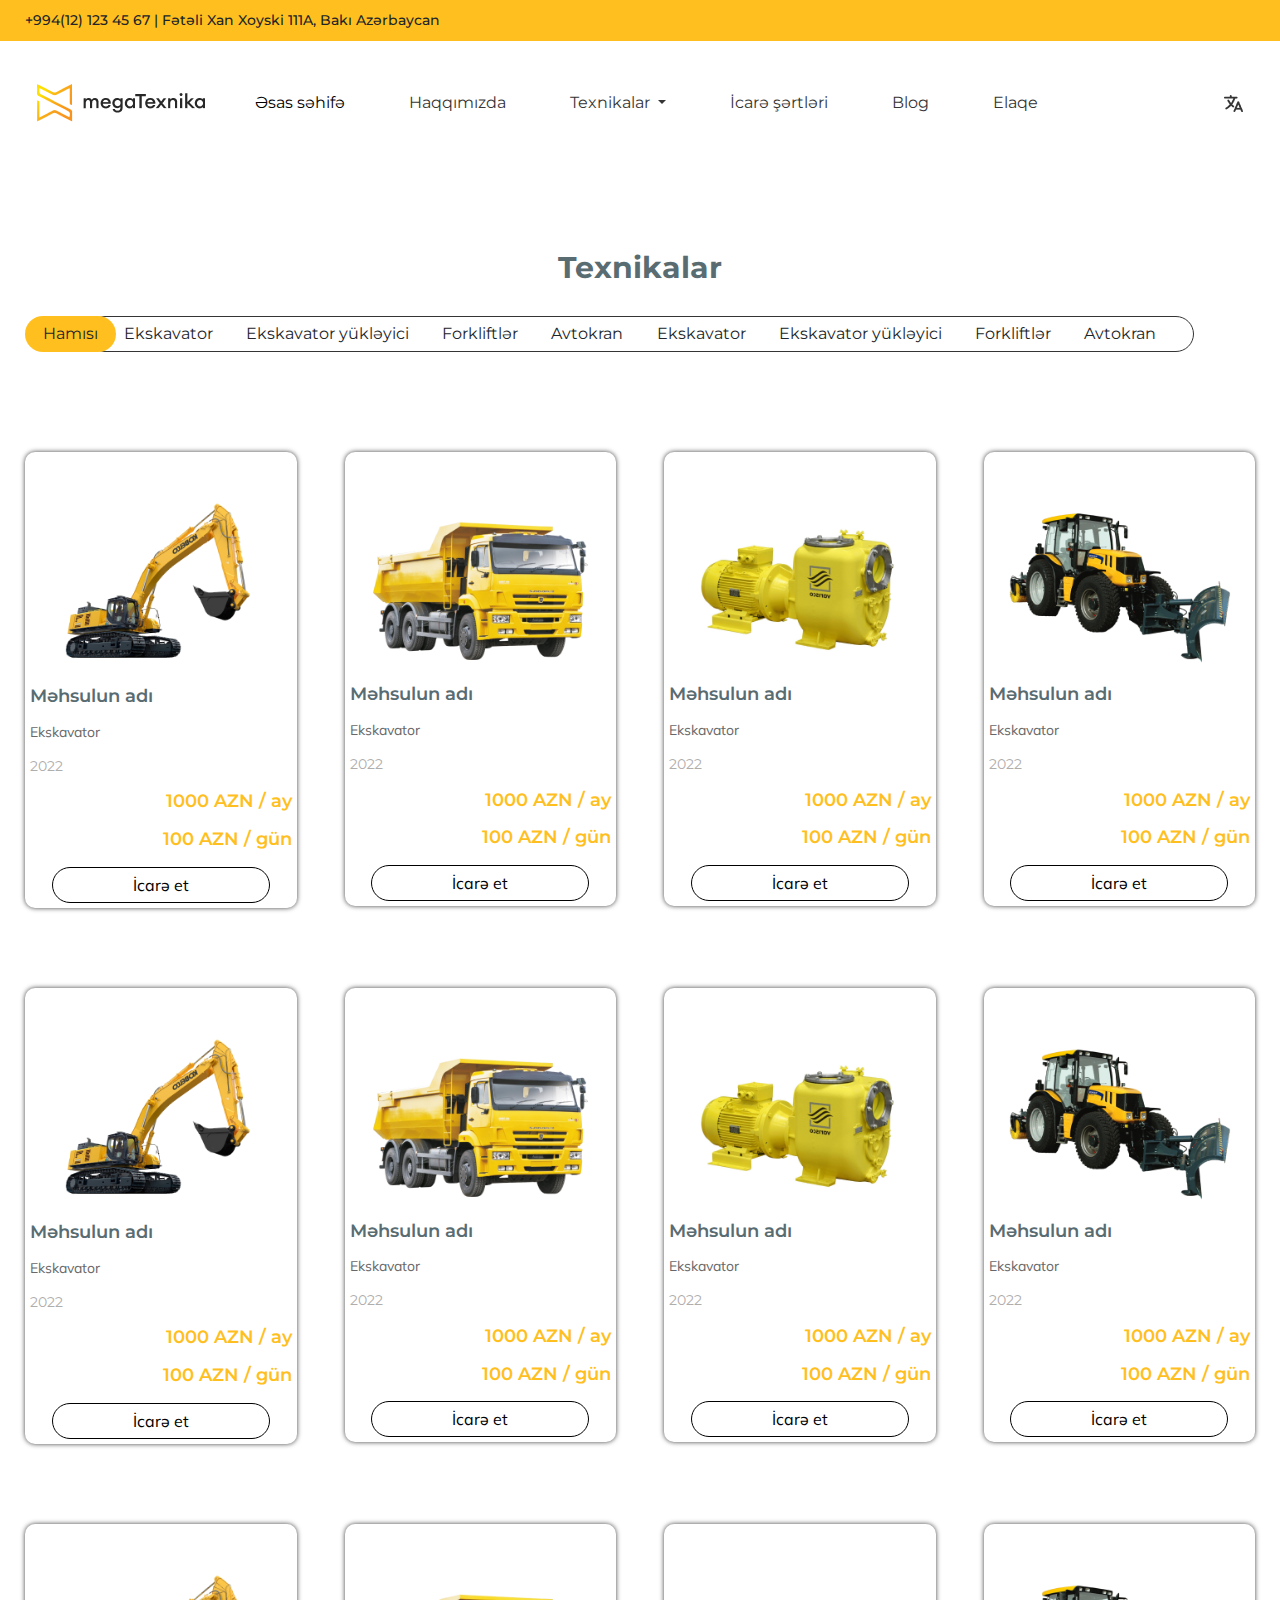
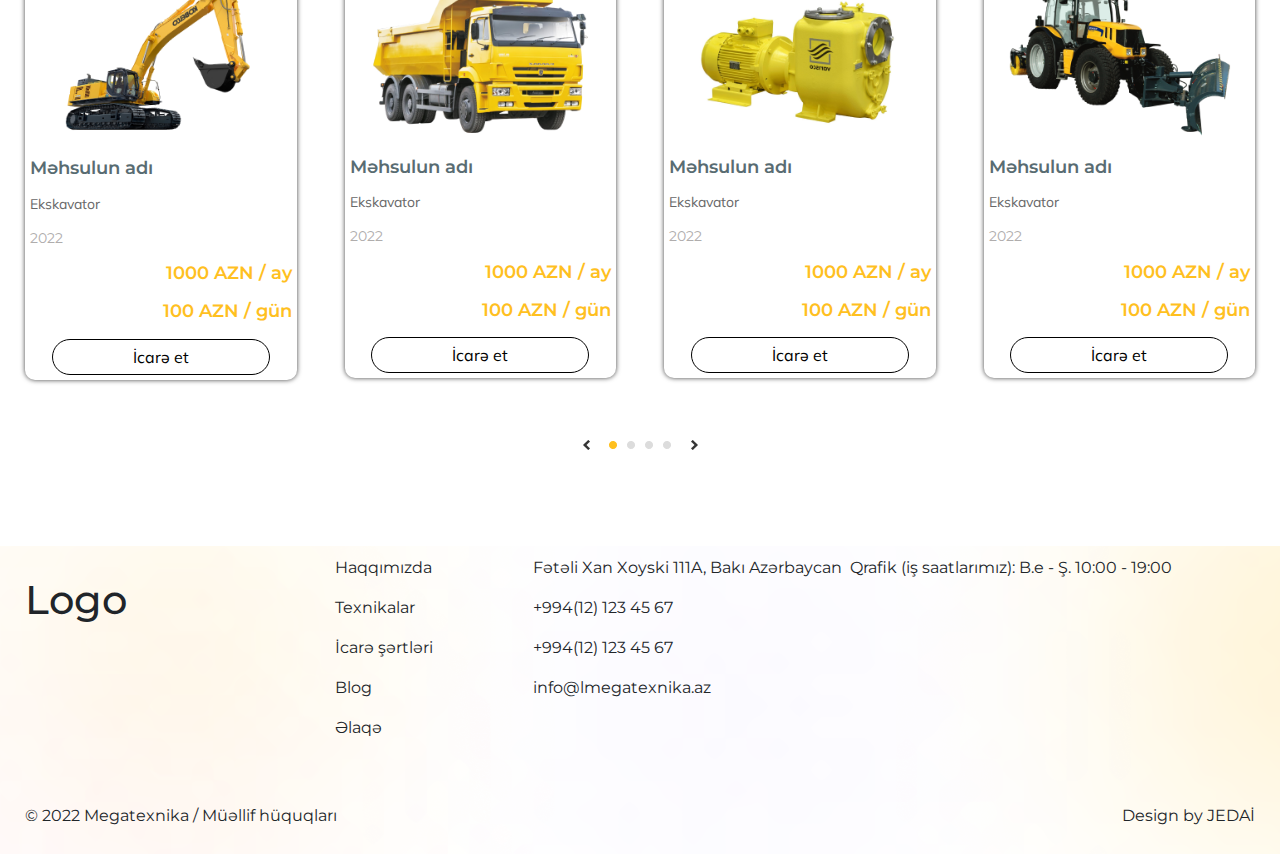
<file: techniques.html>
<!DOCTYPE html>
<html lang="en">

<head>
    <meta charset="UTF-8">
    <meta name="viewport" content="width=device-width, initial-scale=1.0">

    <!-- Latest compiled and minified CSS -->
    <link href="https://cdn.jsdelivr.net/npm/bootstrap@5.3.1/dist/css/bootstrap.min.css" rel="stylesheet">


    <link rel="stylesheet" href="https://cdnjs.cloudflare.com/ajax/libs/font-awesome/6.4.2/css/all.min.css"
        integrity="sha512-z3gLpd7yknf1YoNbCzqRKc4qyor8gaKU1qmn+CShxbuBusANI9QpRohGBreCFkKxLhei6S9CQXFEbbKuqLg0DA=="
        crossorigin="anonymous" referrerpolicy="no-referrer" />
    <link rel="preconnect" href="https://fonts.googleapis.com">
    <link rel="preconnect" href="https://fonts.gstatic.com" crossorigin>
    <link
        href="https://fonts.googleapis.com/css2?family=Montserrat:ital,wght@0,100;0,200;0,300;0,400;0,500;0,600;0,700;0,800;0,900;1,100;1,200;1,300;1,400;1,500;1,600;1,700;1,800;1,900&display=swap"
        rel="stylesheet">
    <link rel="preconnect" href="https://fonts.googleapis.com">
    <link rel="preconnect" href="https://fonts.gstatic.com" crossorigin>
    <link
        href="https://fonts.googleapis.com/css2?family=Mulish:ital,wght@0,200;0,300;0,400;0,500;0,600;0,700;0,800;0,900;0,1000;1,200;1,300;1,400;1,500;1,600;1,700;1,800;1,900;1,1000&display=swap"
        rel="stylesheet">
    <link rel="stylesheet" href="https://cdn.jsdelivr.net/npm/swiper@10/swiper-bundle.min.css" />




    <link rel="stylesheet" href="./assets/scss/style.css">

    <title>Document</title>
</head>

<body>
    <header>
        <div class="own-container">
            <div class="d-flex align-items-center justify-content-between ">
                <div class="col-lg-5 col-md-5 col-9">
                    <p class="nav-bar-p">+994(12) 123 45 67 | Fətəli Xan Xoyski 111A, Bakı Azərbaycan</p>
                </div>
                <div class="col-lg-3 col-3 col-md-2">
                    <div class="d-flex gap-3 justify-content-end">
                        <i class="fa-brands fa-facebook" style="color: #000000;"></i>
                        <i class="fa-brands fa-instagram" style="color: #000000;"></i>
                        <i class="fa-brands fa-twitter" style="color: #000000;"></i>
                    </div>
                </div>
            </div>
        </div>
    </header>
    <div class="nav-bar">
        <div class="own-container">
            <div class="d-flex justify-content-between ">
                <div class="col">
                    <nav class="navbar navbar-expand-lg">
                        <div class="container-fluid">
                            <a class="navbar-brand" href="./index.html">
                                <img src="./assets/logo/logo.png" alt="logo">
                            </a>
                            <button class="navbar-toggler" type="button" data-bs-toggle="collapse"
                                data-bs-target="#navbarSupportedContent" aria-controls="navbarSupportedContent"
                                aria-expanded="false" aria-label="Toggle navigation">
                                <span class="navbar-toggler-icon"></span>
                            </button>
                            <div class="collapse navbar-collapse" id="navbarSupportedContent">
                                <ul class="navbar-nav me-auto mb-2 mb-lg-0 mx-auto   gap-5">
                                    <li class="nav-item">
                                        <a class="nav-link active" aria-current="page" href="#">Əsas səhifə</a>
                                    </li>
                                    <li class="nav-item">
                                        <a class="nav-link" href="./_about.html">Haqqımızda</a>
                                    </li>
                                    <li class="nav-item dropdown">
                                        <a class="nav-link dropdown-toggle" href="#" role="button"
                                            data-bs-toggle="dropdown" aria-expanded="false">
                                            Texnikalar

                                        </a>
                                        <ul class="dropdown-menu">
                                            <li><a class="dropdown-item" href="./tech-about.html">Etrafli</a></li>
                                            <li><a class="dropdown-item" href="#">Traktorlar</a></li>
                                            <li><a class="dropdown-item" href="#">Qaldırıcı səbətlər</a></li>
                                            <li><a class="dropdown-item" href="#">Forkliftlər</a></li>
                                            <li><a class="dropdown-item" href="#">Katok</a></li>
                                            <li><a class="dropdown-item" href="#">Shacman</a></li>
                                            <li><a class="dropdown-item" href="#">Bobcat</a></li>
                                        </ul>
                                    </li>
                                    <li class="nav-item">
                                        <a class="nav-link" aria-disabled="true">İcarə şərtləri</a>
                                    </li>
                                    <li class="nav-item">
                                        <a class="nav-link" aria-disabled="true">Blog</a>
                                    </li>
                                    <li class="nav-item">
                                        <a class="nav-link" aria-disabled="true">Elaqe</a>
                                    </li>

                                </ul>
                                <div class="col-lg-2 col-md-">
                                    <div class="language d-flex justify-content-end gap-2">
                                        <img src="./assets/logo/Group 29.png" alt="">
                                    </div>
                                </div>
                            </div>
                        </div>
                    </nav>
                </div>
            </div>
        </div>
    </div>
    <div class="tech-text">
        <p>Texnikalar</p>
    </div>
    <div class="own-container">
        <div class="techs_list">
            <div class="techs_list_all-txt">
                <p>Hamısı</p>
            </div>
            <div class="tech-list-border">
                <p>Ekskavator</p>
                <p>Ekskavator yükləyici</p>
                <p>Forkliftlər</p>
                <p>Avtokran</p>
                <p>Ekskavator</p>
                <p>Ekskavator yükləyici</p>
                <p>Forkliftlər</p>
                <p>Avtokran</p>
            </div>
        </div>
    </div>
    <div class="own-container">
        <div class="techniques">
            <div class="row g-5">
                <div class="col-lg-3">
                    <div class="tech-cards">
                        <img src="./assets/photo/home-page-2.png" alt="">
                        <div class="tech-card-text">
                            <p class="tech-card-p1">Məhsulun adı</p>
                            <p class="tech-card-p2">Ekskavator</p>
                            <p class="tech-card-p3">2022</p>
                        </div>
                        <div class="tech-card-text2">
                            <p>1000 AZN / ay</p>
                            <p>100 AZN / gün</p>
                        </div>
                        <div class="tech-card-btn">
                            <button>İcarə et</button>
                        </div>
                    </div>
                </div>
                <div class="col-lg-3">
                    <div class="tech-cards">
                        <img src="./assets/photo/home-page-6.png" alt="">
                        <div class="tech-card-text">
                            <p class="tech-card-p1">Məhsulun adı</p>
                            <p class="tech-card-p2">Ekskavator</p>
                            <p class="tech-card-p3">2022</p>
                        </div>
                        <div class="tech-card-text2">
                            <p>1000 AZN / ay</p>
                            <p>100 AZN / gün</p>
                        </div>
                        <div class="tech-card-btn">
                            <button>İcarə et</button>
                        </div>
                    </div>
                </div>
                <div class="col-lg-3">
                    <div class="tech-cards">
                        <img src="./assets/photo/home-page-8.png" alt="">
                        <div class="tech-card-text">
                            <p class="tech-card-p1">Məhsulun adı</p>
                            <p class="tech-card-p2">Ekskavator</p>
                            <p class="tech-card-p3">2022</p>
                        </div>
                        <div class="tech-card-text2">
                            <p>1000 AZN / ay</p>
                            <p>100 AZN / gün</p>
                        </div>
                        <div class="tech-card-btn">
                            <button>İcarə et</button>
                        </div>
                    </div>
                </div>
                <div class="col-lg-3">
                    <div class="tech-cards">
                        <img src="./assets/photo/home-page-4.png" alt="">
                        <div class="tech-card-text">
                            <p class="tech-card-p1">Məhsulun adı</p>
                            <p class="tech-card-p2">Ekskavator</p>
                            <p class="tech-card-p3">2022</p>
                        </div>
                        <div class="tech-card-text2">
                            <p>1000 AZN / ay</p>
                            <p>100 AZN / gün</p>
                        </div>
                        <div class="tech-card-btn">
                            <button>İcarə et</button>
                        </div>
                    </div>
                </div>
            </div>
        </div>
        <div class="techniques">
            <div class="row g-5">
                <div class="col-lg-3">
                    <div class="tech-cards">
                        <img src="./assets/photo/home-page-2.png" alt="">
                        <div class="tech-card-text">
                            <p class="tech-card-p1">Məhsulun adı</p>
                            <p class="tech-card-p2">Ekskavator</p>
                            <p class="tech-card-p3">2022</p>
                        </div>
                        <div class="tech-card-text2">
                            <p>1000 AZN / ay</p>
                            <p>100 AZN / gün</p>
                        </div>
                        <div class="tech-card-btn">
                            <button>İcarə et</button>
                        </div>
                    </div>
                </div>
                <div class="col-lg-3">
                    <div class="tech-cards">
                        <img src="./assets/photo/home-page-6.png" alt="">
                        <div class="tech-card-text">
                            <p class="tech-card-p1">Məhsulun adı</p>
                            <p class="tech-card-p2">Ekskavator</p>
                            <p class="tech-card-p3">2022</p>
                        </div>
                        <div class="tech-card-text2">
                            <p>1000 AZN / ay</p>
                            <p>100 AZN / gün</p>
                        </div>
                        <div class="tech-card-btn">
                            <button>İcarə et</button>
                        </div>
                    </div>
                </div>
                <div class="col-lg-3">
                    <div class="tech-cards">
                        <img src="./assets/photo/home-page-8.png" alt="">
                        <div class="tech-card-text">
                            <p class="tech-card-p1">Məhsulun adı</p>
                            <p class="tech-card-p2">Ekskavator</p>
                            <p class="tech-card-p3">2022</p>
                        </div>
                        <div class="tech-card-text2">
                            <p>1000 AZN / ay</p>
                            <p>100 AZN / gün</p>
                        </div>
                        <div class="tech-card-btn">
                            <button>İcarə et</button>
                        </div>
                    </div>
                </div>
                <div class="col-lg-3">
                    <div class="tech-cards">
                        <img src="./assets/photo/home-page-4.png" alt="">
                        <div class="tech-card-text">
                            <p class="tech-card-p1">Məhsulun adı</p>
                            <p class="tech-card-p2">Ekskavator</p>
                            <p class="tech-card-p3">2022</p>
                        </div>
                        <div class="tech-card-text2">
                            <p>1000 AZN / ay</p>
                            <p>100 AZN / gün</p>
                        </div>
                        <div class="tech-card-btn">
                            <button>İcarə et</button>
                        </div>
                    </div>
                </div>
            </div>
        </div>
        <div class="techniques">
            <div class="row g-5">
                <div class="col-lg-3">
                    <div class="tech-cards">
                        <img src="./assets/photo/home-page-2.png" alt="">
                        <div class="tech-card-text">
                            <p class="tech-card-p1">Məhsulun adı</p>
                            <p class="tech-card-p2">Ekskavator</p>
                            <p class="tech-card-p3">2022</p>
                        </div>
                        <div class="tech-card-text2">
                            <p>1000 AZN / ay</p>
                            <p>100 AZN / gün</p>
                        </div>
                        <div class="tech-card-btn">
                            <button>İcarə et</button>
                        </div>
                    </div>
                </div>
                <div class="col-lg-3">
                    <div class="tech-cards">
                        <img src="./assets/photo/home-page-6.png" alt="">
                        <div class="tech-card-text">
                            <p class="tech-card-p1">Məhsulun adı</p>
                            <p class="tech-card-p2">Ekskavator</p>
                            <p class="tech-card-p3">2022</p>
                        </div>
                        <div class="tech-card-text2">
                            <p>1000 AZN / ay</p>
                            <p>100 AZN / gün</p>
                        </div>
                        <div class="tech-card-btn">
                            <button>İcarə et</button>
                        </div>
                    </div>
                </div>
                <div class="col-lg-3">
                    <div class="tech-cards">
                        <img src="./assets/photo/home-page-8.png" alt="">
                        <div class="tech-card-text">
                            <p class="tech-card-p1">Məhsulun adı</p>
                            <p class="tech-card-p2">Ekskavator</p>
                            <p class="tech-card-p3">2022</p>
                        </div>
                        <div class="tech-card-text2">
                            <p>1000 AZN / ay</p>
                            <p>100 AZN / gün</p>
                        </div>
                        <div class="tech-card-btn">
                            <button>İcarə et</button>
                        </div>
                    </div>
                </div>
                <div class="col-lg-3">
                    <div class="tech-cards">
                        <img src="./assets/photo/home-page-4.png" alt="">
                        <div class="tech-card-text">
                            <p class="tech-card-p1">Məhsulun adı</p>
                            <p class="tech-card-p2">Ekskavator</p>
                            <p class="tech-card-p3">2022</p>
                        </div>
                        <div class="tech-card-text2">
                            <p>1000 AZN / ay</p>
                            <p>100 AZN / gün</p>
                        </div>
                        <div class="tech-card-btn">
                            <button>İcarə et</button>
                        </div>
                    </div>
                </div>
            </div>
        </div>
    </div>
    <div class="own-container">
        <div class="scrool">
            <img src="./assets/logo/Group 622.png" alt="">
        </div>
    </div>
    <footer>
        <div class="own-container">
            <div class="row g-2">
                <div class="col-lg-3 ">
                    <div class="footer-log ">
                        <h1>Logo</h1>
                    </div>
                </div>
                <div class="col-lg-5 ">
                    <div class="foot-about">
                        <div class="foot-about-text">
                            <p>Haqqımızda</p>
                            <p>Texnikalar</p>
                            <p>İcarə şərtləri</p>
                            <p>Blog</p>
                            <p>Əlaqə</p>
                        </div>
                        <div class="foot-contact">
                            <p>Fətəli Xan Xoyski 111A, Bakı Azərbaycan</p>
                            <p>+994(12) 123 45 67</p>
                            <p>+994(12) 123 45 67</p>
                            <p>info@lmegatexnika.az</p>
                        </div>
                    </div>
                </div>
                <div class="col-lg-4 ">
                    <div class="foot-icon_text">
                        <p>Qrafik (iş saatlarımız): B.e - Ş. 10:00 - 19:00</p>
                    </div>
                    <div class="foot-icon">
                        <i class="fa-brands fa-instagram" style="color: #353535;"></i>
                        <i class="fa-brands fa-facebook" style="color: #353535;"></i>
                        <i class="fa-brands fa-twitter " style="color: #353535;"></i>
                    </div>
                </div>
            </div>
            <div class="foot-subtitle">
                <div class="foot-bottom">
                    <p>© 2022 Megatexnika / Müəllif hüquqları</p>
                    <p>Design by JEDAİ</p>
                </div>
            </div>
        </div>
    </footer>
    <script src="https://cdn.jsdelivr.net/npm/swiper@10/swiper-bundle.min.js"></script>
    <script src="https://cdn.jsdelivr.net/npm/bootstrap@5.3.1/dist/js/bootstrap.bundle.min.js"></script>
</body>

</html>
</file>
<file: assets/scss/style.css>
* {
  padding: 0;
  margin: 0;
  list-style: none;
  text-decoration: none !important;
  box-sizing: border-box;
}

.nav-bar-p {
  margin: 0 !important;
}

.own-container {
  max-width: 1280px;
  width: 100%;
  margin: 0 auto;
  padding: 10px 25px;
}

header {
  background-color: #FFC01F;
  padding: 15px 0;
}
header p {
  font-family: "Montserrat", sans-serif;
  font-weight: 500;
  font-size: 14px;
}

.nav-bar {
  padding: 40px 0;
}
.nav-bar .nav-bar-p {
  margin: 0 !important;
}
.nav-bar a {
  color: #353535;
}
.nav-bar .lang-hover:hover {
  color: #FFC01F;
  cursor: pointer;
}

@media (max-width: 992px) {
  .right-col {
    display: none;
  }
  .left-col {
    width: 100%;
    background-image: url(..//photo/image\ 1.png);
    background-repeat: no-repeat;
    background-size: cover;
    height: 55vh;
    color: white;
    display: flex;
    flex-direction: column;
    align-items: baseline;
    justify-content: end;
    padding: 20px 15px;
  }
  .sec-1-p1 {
    color: white !important;
    font-size: 30px !important;
  }
  .tech-card {
    display: flex;
    padding: 30px 0 !important;
  }
  .tech-card p {
    text-align: center;
    margin: 0 auto;
  }
  .tech-card img {
    display: none;
  }
  .left-sc-img img {
    display: none;
  }
}
.sec-1 {
  display: flex;
  align-items: center;
}
.sec-1 img {
  width: 100%;
  padding: 10px 10px;
  box-shadow: 0px 0px 5px 0px rgba(0, 0, 0, 0.75);
}

.sec-1-p1 {
  color: #596C72;
  font-weight: 700;
  font-size: 44px;
  font-family: "Montserrat", sans-serif;
}

.sec-1-p2 {
  font-weight: 400;
  font-size: 14px;
  width: 72%;
  font-family: "Mulish", sans-serif;
}

.sec-1-button {
  border: 1px solid #000;
  background-color: white;
  color: #000;
  padding: 8px 50px;
  border-radius: 20px;
  font-family: "Mulish", sans-serif;
}

.sec-1-button:hover {
  background-color: #FFC01F;
}

.techniques {
  margin-top: 5rem;
}
.techniques .tech-card {
  box-shadow: 0px 0px 5px 0px rgba(0, 0, 0, 0.75);
  padding: 25px 0 0;
}
.techniques .tech-card img {
  width: 100%;
}
.techniques .tech-card:hover {
  cursor: pointer;
}
.techniques .tech-cards_p {
  text-align: center;
  font-weight: 600;
  font-size: 22px;
  font-family: "Montserrat", sans-serif;
  color: #596C72;
}
.techniques .tech-card-head_P {
  font-weight: 700;
  color: #596C72;
  font-size: 30px;
  line-height: 36.57px;
  font-family: "Montserrat", sans-serif;
}

.left-sc-img img {
  padding: 10px 10px;
  box-shadow: 0px 0px 5px 0px rgba(0, 0, 0, 0.75);
}

.right-sc img {
  width: 100%;
  padding: 10px 10px;
  box-shadow: 0px 0px 5px 0px rgba(0, 0, 0, 0.75);
}

@media (max-width: 992px) {
  .right-sc {
    display: none;
  }
  .right-sc-text {
    background-image: url(../photo/home-page-right.png);
    background-repeat: no-repeat;
    background-size: cover;
    height: 70vh;
    color: white;
    display: flex;
    flex-direction: column;
    align-items: baseline;
    justify-content: end;
    padding: 20px 15px;
  }
}
.tech-cards {
  box-shadow: 0px 0px 5px 0px rgba(0, 0, 0, 0.75);
  padding: 5px 5px;
  border-radius: 10px;
}
.tech-cards .tech-card-p1 {
  color: #596C72;
  font-weight: 600;
  font-size: 18px;
  line-height: 21.94px;
  font-family: "Montserrat", sans-serif;
}
.tech-cards .tech-card-p2 {
  color: #686868;
  font-family: "Mulish", sans-serif;
  font-weight: 400;
  font-size: 14px;
  line-height: 17.57px;
}
.tech-cards .tech-card-p3 {
  color: #B0ADAD;
  font-weight: 400;
  font-size: 14px;
  line-height: 17.57px;
}
.tech-cards img {
  width: 100%;
}
.tech-cards .tech-card-text2 {
  font-family: "Montserrat", sans-serif;
  text-align: end;
  color: #FFC01F;
  font-weight: 600;
  font-size: 18px;
  line-height: 21.94px;
}
.tech-cards .tech-card-btn {
  text-align: center;
}
.tech-cards .tech-card-btn button {
  border: 1px solid #000;
  background-color: white;
  color: #000;
  padding: 5px 80px;
  border-radius: 20px;
  font-family: "Mulish", sans-serif;
}
.tech-cards .tech-card-btn button:hover {
  background-color: #FFC01F;
}

.tech-card-botto-button {
  margin-top: 3rem;
  text-align: center;
}
.tech-card-botto-button button {
  transition: 100ms;
  border: 1px solid #000;
  background-color: #FFC01F;
  color: #000;
  padding: 8px 50px;
  border-radius: 20px;
  font-family: "Mulish", sans-serif;
}
.tech-card-botto-button button:hover {
  transform: scale(1.1);
  background-color: white;
}

.mark-head-p p {
  font-weight: 700;
  font-size: 30px;
  line-height: 36.57px;
  color: #596C72;
  text-align: center;
  margin-top: 5rem;
  margin-bottom: 2rem;
}

.marks .mark {
  background-color: white;
}

.swiper {
  width: 100%;
}

.innovations_part {
  margin-bottom: 15rem;
}
.innovations_part img {
  width: 100%;
}
.innovations_part h1 {
  font-weight: 600;
  font-size: 30px;
  line-height: 50px;
  color: #596C72;
  font-family: "Montserrat", sans-serif;
  margin-top: 6rem;
}

.innovations-card {
  box-shadow: 0px 0px 5px 0px rgba(0, 0, 0, 0.75);
}

.innovations_card_text :nth-child(1) {
  color: #191919;
  line-height: 19.5px;
  font-size: 16px;
  font-weight: 500;
  font-family: "Montserrat", sans-serif;
}

.innovations_card_text :nth-child(2) {
  font-family: "Mulish", sans-serif;
  font-weight: 400;
  font-size: 14px;
  line-height: 17.57px;
  color: #69768B;
}

.innovations_card_text :nth-child(3) {
  font-family: "Mulish", sans-serif;
  font-weight: 500;
  font-size: 13px;
  margin-top: 35px;
}

.innovations_card_text {
  padding: 10px 10px;
}

.contackt-img img {
  position: relative;
  bottom: 210px;
  width: 100%;
}

.con-inp-all {
  display: flex;
  gap: 20px;
}
.con-inp-all .con-inp {
  display: flex;
  gap: 30px;
}

.contact-part {
  display: flex;
  flex-direction: column;
  background-color: #EFEFEF;
  padding: 55px 25px;
  height: 25rem;
}

.cont-text h1 {
  color: #596C72;
  font-size: 30px;
  font-weight: 700;
  line-height: 40px;
  font-family: "Montserrat", sans-serif;
}
.cont-text p {
  font-size: 14px;
  font-weight: 400;
  line-height: 21px;
  color: #353535;
  font-family: "Mulish", sans-serif;
}

.con-inp input {
  outline: none;
  padding: 10px 25px;
  border: none;
  border-radius: 35px;
}

.con-inp-all {
  display: flex;
  flex-direction: column;
  margin-bottom: 20px;
}

.contact-buttn button {
  width: 100%;
  padding: 10px 0;
  border-radius: 30px;
  border: none;
  background-color: #FFC01F;
  transition: 500ms;
}
.contact-buttn button:hover {
  background-color: white;
}

.contact-part__all {
  display: flex;
  background-color: #EFEFEF;
  height: 400px;
  margin-bottom: 5rem;
}

@media (max-width: 1200px) {
  .con-right img {
    display: none;
  }
}
@media (max-width: 768px) {
  .con-right img {
    display: none;
  }
}
@media (max-width: 576px) {
  .con-inp {
    flex-direction: column;
  }
  .contact-part__all {
    height: 625px;
    width: 100%;
  }
}
.foot-top-part {
  display: flex;
  align-items: center;
  margin-bottom: 10rem;
}

.foot-top-text .foot-top-text-p1 {
  font-size: 50px;
  line-height: 70px;
  font-weight: 700;
  font-family: "Montserrat", sans-serif;
  color: #596C72;
}
.foot-top-text .foot-top-text-p2 {
  font-size: 14px;
  font-family: "Montserrat", sans-serif;
  width: 87%;
}

.foot-top-img img {
  box-shadow: 0px 0px 5px 0px rgba(0, 0, 0, 0.75);
  padding: 10px 10px;
  max-width: 100%;
}

@media (max-width: 992px) {
  .foot-top-img img {
    display: none;
  }
  .foot-top-text {
    width: 100%;
    background-image: url(../photo/image\ 8.png);
    background-repeat: no-repeat;
    background-size: cover;
    height: 73vh;
    color: white;
    display: flex;
    flex-direction: column;
    align-items: baseline;
    justify-content: end;
    padding: 20px 15px;
  }
  .foot-top-text-p1 {
    color: white !important;
  }
}
footer {
  background-image: url(../photo/Mask\ group.png);
}
footer .foot-about {
  display: flex;
  justify-content: space-between;
  margin-bottom: 3rem;
  gap: 70px;
}

.foot-bottom {
  display: flex;
  justify-content: space-between;
}

.footer-log h1 {
  margin-top: 20px;
}

@media (max-width: 576px) {
  .footer-log {
    background-image: url(../logo/logo.png);
    height: 12vh;
    background-repeat: no-repeat;
  }
  .footer-log h1 {
    display: none;
  }
  .foot-icon {
    display: flex;
    gap: 100px;
    font-size: 25px;
    margin-bottom: 2em;
  }
}
* {
  padding: 0;
  margin: 0;
  list-style: none;
  text-decoration: none !important;
  box-sizing: border-box;
  font-family: "Montserrat", sans-serif;
}

.nav-bar-p {
  margin: 0 !important;
}

.own-container {
  max-width: 1280px;
  width: 100%;
  margin: 0 auto;
  padding: 10px 25px;
}

header {
  background-color: #FFC01F;
  padding: 0px;
}
header p {
  font-family: "Montserrat", sans-serif;
  font-weight: 500;
  font-size: 0.875rem;
}

.nav-bar {
  padding: 20px 0;
}
.nav-bar .nav-bar-p {
  margin: 0 !important;
}
.nav-bar a {
  color: #353535;
}
.nav-bar .lang-hover:hover {
  color: #FFC01F;
  cursor: pointer;
}

.section {
  display: flex;
  flex-direction: column;
  align-items: center;
  justify-content: center;
  width: 100%;
}

.section-1_p1 {
  font-size: 80px;
  font-weight: 700;
  line-height: 97.52px;
  color: #596C72;
}

.section-1_p2 {
  font-size: 20px;
  font-weight: 500;
  line-height: 25.1px;
  color: #FFC01F;
}

.section-1_p3 {
  font-size: 14px;
  font-weight: 400;
  line-height: 21px;
  width: 41%;
}

.section_2 {
  box-shadow: 0px 0px 5px 0px rgba(0, 0, 0, 0.75);
  max-width: 1280px;
  margin: 0 auto;
  padding: 10px 10px;
}
.section_2 img {
  width: 100%;
}

body {
  font-family: "Montserrat", sans-serif;
}

.tech-text p {
  font-size: 30px;
  font-weight: 700;
  text-align: center;
  color: #596C72;
  margin-top: 5rem;
}

.tech-list-border {
  display: flex;
  justify-content: space-evenly;
  align-items: center;
  border: 1px solid #353535;
  border-radius: 30px;
  padding: 5px 20px;
  margin: 0 auto;
  width: 90%;
}
.tech-list-border p {
  margin: 0 auto;
}
.tech-list-border p:hover {
  color: #FFC01F;
  cursor: pointer;
}

.techs_list .techs_list_all-txt {
  background-color: #FFC01F;
  text-align: center;
  position: absolute;
  border-radius: 30px;
}
.techs_list .techs_list_all-txt p {
  margin: 0 auto;
  padding: 6px 18px;
}

.scrool {
  text-align: center;
  margin-top: 2em;
  margin-bottom: 5em;
}

.page-head-link ul {
  display: flex;
  gap: 10px;
}
.page-head-link ul li {
  font-size: 15px;
}
.page-head-link ul li a {
  color: #ADADAD;
}
.page-head-link ul li a:hover {
  color: greenyellow;
}

.smaal-card-img-part-1 {
  display: flex;
  flex-direction: column;
}

.rent-sec {
  display: flex;
  gap: 10px;
}
.rent-sec .rent-sec-img-part2 {
  box-shadow: 0px 0px 5px 0px rgba(0, 0, 0, 0.75);
}

.product--part {
  width: 100%;
  box-shadow: 0px 0px 5px 0px rgba(0, 0, 0, 0.75);
  padding: 35px 45px;
  display: flex;
  flex-direction: column;
  gap: 3em;
}
.product--part .product-head-txt {
  display: flex;
  justify-content: space-between;
  margin-top: 4em;
}
.product--part .product-head-txt .product-name-txt1 {
  font-size: 23px;
  line-height: 24.38px;
  font-weight: 600;
  color: #596C72;
}
.product--part .product-head-txt .product-name-txt2 {
  font-size: 14px;
  color: #B0ADAD;
  font-weight: 400;
  line-height: 17.57px;
}
.product--part .product-part-lorem {
  margin-bottom: 3em;
}
.product--part .product-part-lorem p {
  font-size: 13px;
  font-weight: 400;
  line-height: 21px;
  color: #69768B;
}
.product--part span .product-name-bottom-txt {
  position: relative;
  bottom: 19px;
}
.product--part .rent-price-txt_in {
  display: flex;
  align-items: flex-start;
  justify-content: space-between;
}
.product--part .rent-price-txt_in p {
  font-size: 18px;
  font-weight: 600;
  line-height: 18.29px;
  color: #596C72;
}
.product--part .rent-price-txt_in span {
  font-weight: 600;
  font-size: 20px;
  line-height: 24.38px;
  color: #FFC01F;
}

.rent-button button {
  border: none;
  background-color: #FFC01F;
  color: #353535;
  width: 100%;
  padding: 6px 0px;
  border-radius: 20px;
  transition: 100ms;
}
.rent-button button:hover {
  background-color: white;
  color: black;
}/*# sourceMappingURL=style.css.map */
</file>
